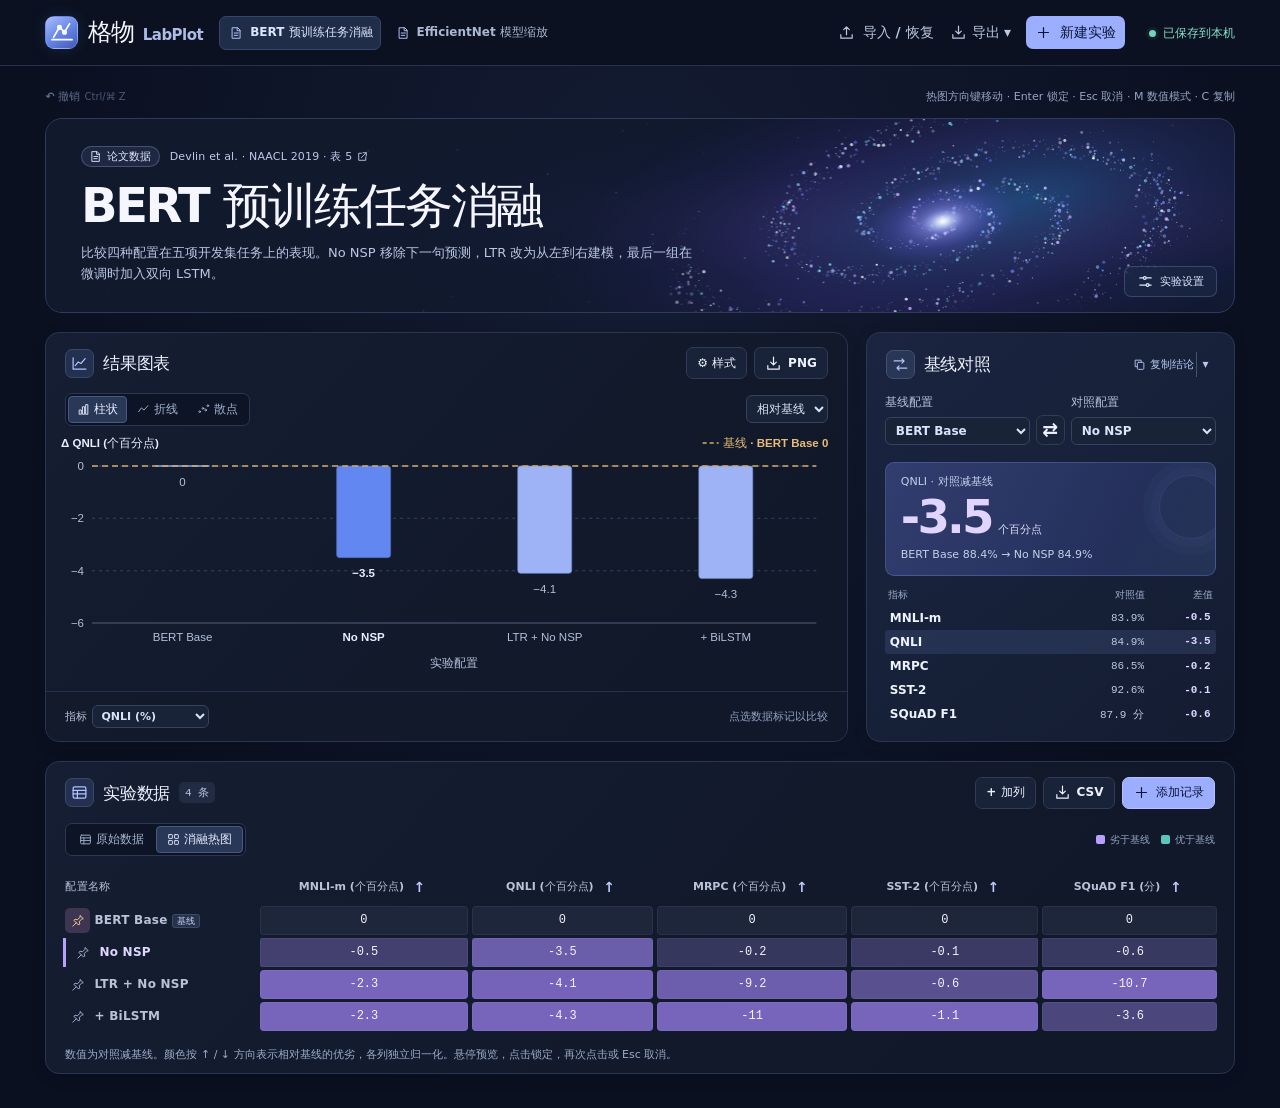
<file: index.html>
<!doctype html>
<html lang="zh-CN">
<head>
  <meta charset="utf-8">
  <meta name="viewport" content="width=device-width, initial-scale=1">
  <meta name="theme-color" content="#f5f7f3">
  <title>格物 LabPlot · 论文实验记录台</title>
  <link rel="icon" href="data:image/svg+xml,%3Csvg xmlns='http://www.w3.org/2000/svg' viewBox='0 0 32 32'%3E%3Crect width='32' height='32' rx='7' fill='%23145243'/%3E%3Cpath d='M6 23l6-10 5 4 8-11' fill='none' stroke='%23d7f0b3' stroke-width='3'/%3E%3C/svg%3E">
  <link rel="stylesheet" href="app.css">
  <script defer src="model.js"></script>
  <script defer src="chart.js"></script>
  <script defer src="stars.js"></script>
  <script defer src="app.js"></script>
</head>
<body>
  <a class="skip" href="#main">跳到实验内容</a>
  <div class="shell">
    <aside class="sidebar" id="sidebar" aria-label="实验册导航">
      <div class="brand"><span class="brand-mark" aria-hidden="true"><svg viewBox="0 0 36 36"><path d="M6 26h24M8 23l7-12 6 6 6-10"/><circle cx="15" cy="11" r="2"/><circle cx="21" cy="17" r="2"/></svg></span><span>格物 <b>LabPlot</b></span></div>
      <div class="side-heading"><h2>我的实验册</h2><span id="book-count"></span></div>
      <button class="new-book" id="new-book"><i data-icon="plus"></i>新建实验</button>
      <nav id="library" aria-label="实验列表"></nav>
      <div class="side-bottom">
        <button class="side-import" id="import-book"><i data-icon="upload"></i>导入 / 恢复</button>
        <details class="file-menu"><summary class="side-import"><i data-icon="download"></i>导出 ▾</summary><div class="dropdown"><button id="backup-book">JSON 实验册备份</button><button id="export-html">含当前数据的 HTML</button></div></details>
        <div class="workspace-info"><i data-icon="drive"></i><div><b>本地工作区</b><small>数据存储在当前浏览器</small></div></div>
      </div>
    </aside>
    <button class="scrim" id="scrim" aria-label="关闭实验册" hidden></button>
    <main id="main">
      <header class="topbar">
        <div class="crumb"><button id="menu" class="icon-button mobile-menu" aria-label="打开实验册" aria-controls="sidebar" aria-expanded="false"><i data-icon="menu"></i></button><i class="desk-crumb" data-icon="notebook"></i><span>实验册</span><span class="slash">/</span><strong>实验工作台</strong></div>
        <div id="save-status" role="status"></div>
      </header>
      <div class="content">
        <div class="workspace-tools"><button id="undo" class="copy-label" disabled>↶ 撤销 <kbd>Ctrl/⌘ Z</kbd></button><span>热图方向键移动 · Enter 锁定 · Esc 取消 · M 数值模式 · C 复制</span></div>
        <div id="warning" class="warning" role="alert" hidden></div>
        <section id="workspace" aria-label="当前实验">
          <div class="intro">
            <canvas id="starfield" aria-hidden="true"></canvas>
            <div class="intro-text"><div class="meta" id="meta"></div><h1 id="title"></h1><p id="description"></p></div>
            <button id="edit-book" class="button subtle"><i data-icon="sliders"></i>实验设置</button>
          </div>
          <div class="analysis-grid">
            <section class="plot-card card" aria-labelledby="plot-title">
              <header class="card-head"><div class="section-name"><span class="section-icon"><i data-icon="chart"></i></span><h2 id="plot-title">结果图表</h2></div>
                <div class="actions"><button class="button small" id="style-chart" title="图表样式" aria-label="图表样式">⚙ 样式</button><button class="button small" id="png"><i data-icon="download"></i>PNG</button></div>
              </header>
              <div class="plot-toolbar">
                <div class="segmented" role="group" aria-label="图表类型"><button data-type="bar"><i data-icon="bars"></i>柱状</button><button data-type="line"><i data-icon="line"></i>折线</button><button data-type="scatter"><i data-icon="scatter"></i>散点</button></div>
                <label class="select-wrap"><span class="sr-only">数据显示</span><select id="mode"><option value="delta">相对基线</option><option value="raw">原始数值</option></select></label>
              </div>
              <div class="plot" id="plot" aria-label="交互图表"></div>
              <div class="plot-footer"><div class="axis-controls"><label id="x-wrap" hidden>X 轴 <select id="x-axis"></select></label><label><span id="y-caption">指标</span> <select id="y-axis"></select></label></div><span class="plot-hint">点选数据标记以比较</span></div>
            </section>
            <section class="comparison card" aria-labelledby="comparison-title">
              <header class="card-head"><div class="section-name"><span class="section-icon"><i data-icon="compare"></i></span><h2 id="comparison-title">基线对照</h2></div><div class="copy-group"><button class="copy-label" id="copy-result" title="复制当前指标的对照描述"><i data-icon="copy"></i>复制结论</button><details id="copy-menu"><summary aria-label="选择复制格式">▾</summary><div class="dropdown"><button data-copy-format="markdown">Markdown 对比句</button><button data-copy-format="latex">LaTeX booktabs 表格行</button></div></details></div></header>
              <div class="compare-body">
                <div class="pair"><label>基线配置<select id="baseline"></select></label><button id="swap-pair" class="icon-button" title="互换基线与对照" aria-label="互换基线与对照">⇄</button><label>对照配置<select id="selected"></select></label></div>
                <div id="comparison-readout" aria-live="polite"></div>
              </div>
            </section>
          </div>
          <section class="data-card card" aria-labelledby="table-title">
            <header class="card-head"><div class="section-name"><span class="section-icon"><i data-icon="table"></i></span><h2 id="table-title">实验数据</h2><span id="table-count" class="count"></span></div><div class="actions"><button class="button small" id="add-column">+ 加列</button><button class="button small" id="csv"><i data-icon="download"></i>CSV</button><button class="button small primary" id="add-row"><i data-icon="plus"></i>添加记录</button></div></header>
            <div class="matrix-toolbar"><div class="segmented" role="group" aria-label="数据视图"><button data-view="table"><i data-icon="table"></i>原始数据</button><button data-view="heat"><i data-icon="heat"></i>消融热图</button></div><span id="matrix-key" hidden><i></i>劣于基线 <i></i>优于基线</span></div>
            <div id="raw-table" class="table-scroll"><table><thead id="thead"></thead><tbody id="tbody"></tbody></table></div>
            <div id="heat-table" class="table-scroll" hidden></div>
            <p class="table-help" id="table-help"></p>
          </section>
        </section>
        <section id="empty-library" class="card empty" hidden><h1>新建第一份实验记录</h1><p>给实验命名并设置指标，或从已有的 CSV 表格开始。</p><button class="button primary" id="first-book">新建实验</button></section>
      </div>
    </main>
  </div>
  <dialog id="dialog"><form id="dialog-form"><header class="dialog-head"><h2 id="dialog-title"></h2><button class="icon-button" type="button" data-close aria-label="关闭"><i data-icon="close"></i></button></header><div id="dialog-body"></div><p id="dialog-error" role="alert" hidden></p><footer class="dialog-foot"><button class="button" type="button" data-close>取消</button><button id="dialog-submit" class="button primary" type="submit">保存</button></footer></form></dialog>
  <div class="toast" id="toast" role="status" hidden></div>
  <div id="heat-preview" class="heat-preview" role="tooltip" hidden></div>
  <noscript>请启用 JavaScript 以编辑数据、绘图和保存实验。</noscript>
</body>
</html>
</file>
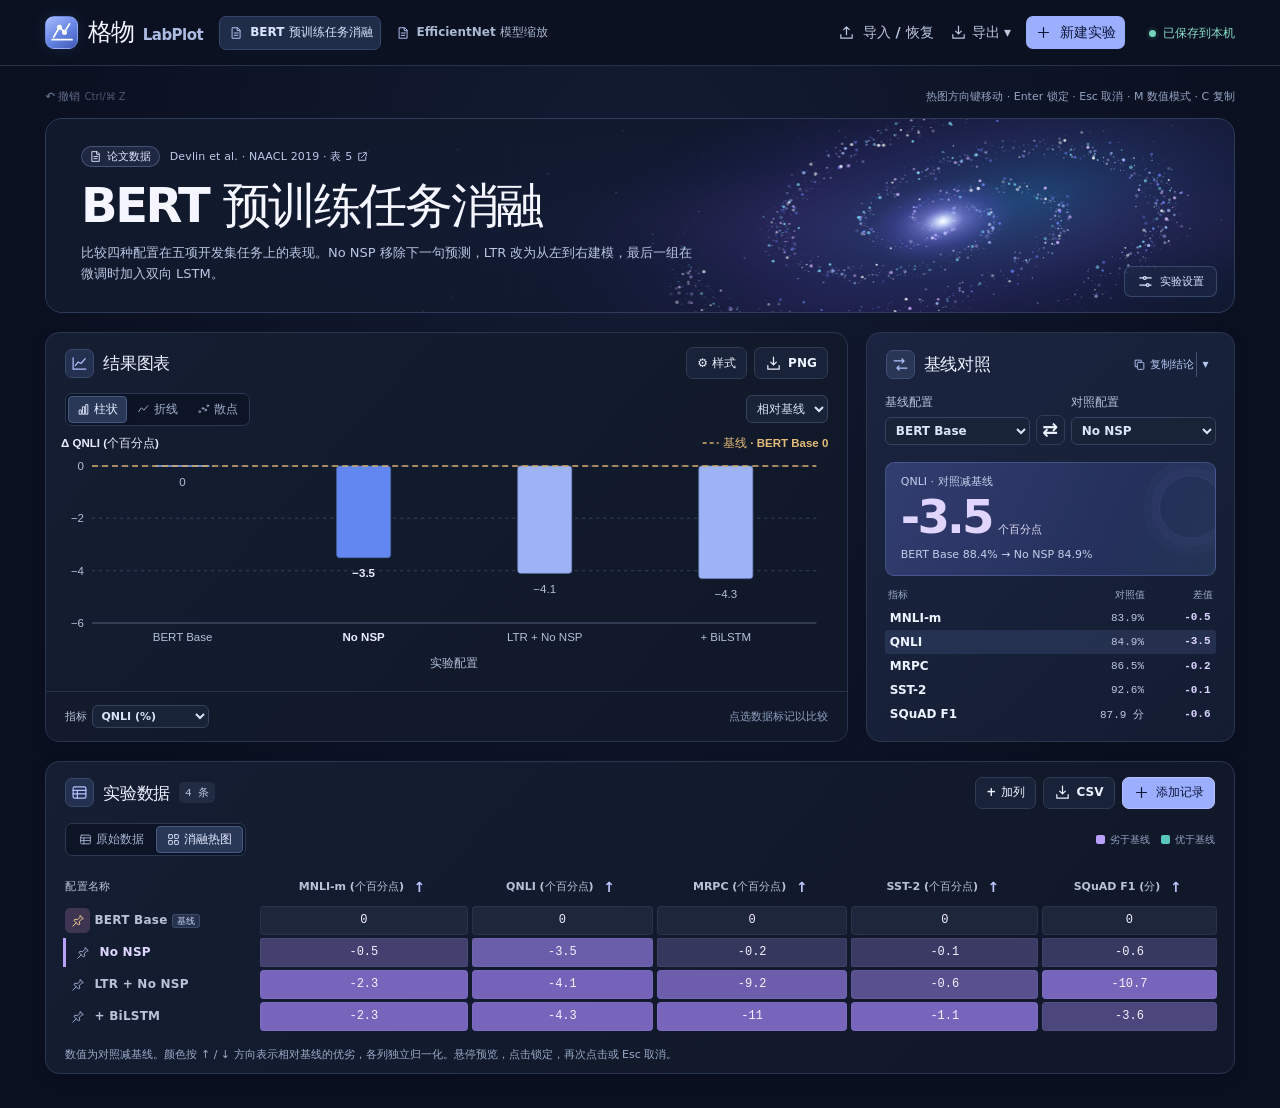
<file: LabPlot.html>
<!doctype html>
<html lang="zh-CN">
<head>
  <meta charset="utf-8">
  <meta name="viewport" content="width=device-width, initial-scale=1">
  <meta name="theme-color" content="#f5f7f3">
  <title>格物 LabPlot · 论文实验记录台</title>
  <link rel="icon" href="data:image/svg+xml,%3Csvg xmlns='http://www.w3.org/2000/svg' viewBox='0 0 32 32'%3E%3Crect width='32' height='32' rx='7' fill='%23145243'/%3E%3Cpath d='M6 23l6-10 5 4 8-11' fill='none' stroke='%23d7f0b3' stroke-width='3'/%3E%3C/svg%3E">
  <style>
:root{
  color-scheme:dark;--ink:#edf2ff;--muted:#b8c2d9;--dim:#96a4c3;--line:#303b54;
  --green:#a8bcff;--deep:#647ce0;--pale:#2b3458;--paper:#0a1020;--white:#11192b;--warm:#ddae75;
  --sans:Inter,"PingFang SC","Microsoft YaHei",system-ui,sans-serif;
  --mono:"SFMono-Regular","IBM Plex Mono",Consolas,ui-monospace,monospace;
  font:14px/1.55 var(--sans);color:var(--ink);background:var(--paper);font-synthesis:none
}
*,*::before,*::after{box-sizing:border-box}
body{margin:0}button,input,select,textarea{font:inherit;color:inherit}button,select{cursor:pointer}
button{border:0;background:none}a{color:var(--green);text-underline-offset:3px}button:disabled,select:disabled{cursor:not-allowed;opacity:.5}
button:focus-visible,a:focus-visible,select:focus-visible,input:focus-visible,textarea:focus-visible{outline:3px solid #b9a0ff;outline-offset:2px}
[hidden]{display:none!important}h1,h2,h3,p{margin:0}button,select,a,input{touch-action:manipulation}button{font-weight:560}
svg.ico{width:17px;height:17px;stroke:currentColor;stroke-width:1.7;stroke-linecap:round;stroke-linejoin:round;fill:none;flex:none;display:inline-block}
.sr-only,.skip:not(:focus){position:absolute;width:1px;height:1px;overflow:hidden;clip-path:inset(50%);white-space:nowrap}
.skip:focus{position:fixed;top:10px;left:12px;z-index:20;background:#182238;padding:8px 14px}
.shell{display:grid;grid-template-columns:228px minmax(0,1fr);min-height:100vh}
.sidebar{position:sticky;top:0;height:100vh;height:100dvh;display:flex;flex-direction:column;padding:0 18px 14px;background:#0a1020;border-right:1px solid var(--line);z-index:5}
.brand{min-height:83px;display:flex;gap:11px;align-items:center;padding:0 9px;letter-spacing:-.07em;font-size:25px;font-weight:780}
.brand b{color:#a8bcff;font:560 14px/1 var(--sans);letter-spacing:-.04em;margin-left:3px}
.brand-mark{width:38px;height:38px;display:grid;place-items:center;background:var(--deep);border-radius:11px}
.brand-mark svg{width:30px;height:30px;fill:var(--deep);stroke:#edf0ff;stroke-width:2.1;stroke-linecap:round;stroke-linejoin:round}
.side-heading{margin:31px 9px 13px;display:flex;align-items:center;justify-content:space-between;color:#b8c2d9}
.side-heading h2{font-size:12px;letter-spacing:.1em;font-weight:650}.side-heading span{font:12px var(--mono)}
.new-book,.side-import{height:37px;width:100%;border-radius:7px;display:flex;align-items:center;justify-content:center;gap:8px}
.new-book{color:#fff;background:var(--deep);margin-bottom:17px}.new-book:hover,.primary:hover{background:#9faeff}
#library{display:flex;flex-direction:column;gap:6px;overflow-y:auto;margin-inline:-2px;padding:2px}
.library-item{display:flex;width:100%;align-items:center;text-align:left;padding:10px;gap:9px;border:1px solid transparent;border-radius:8px;min-width:0}
.library-item:hover,.side-import:hover{background:#171f32}.library-item[aria-current=true]{background:#2b3458;border-color:#28354e;color:#edf2ff}
.book-symbol{width:29px;height:32px;border-radius:6px;background:#171f32;display:grid;place-items:center;flex:none;color:#b8c2d9}
.library-item[aria-current=true] .book-symbol{background:#394a78;color:var(--deep)}
.book-label{overflow:hidden;display:block}.book-label b,.book-label small{display:block;white-space:nowrap;overflow:hidden;text-overflow:ellipsis}.book-label b{font-size:13px;font-weight:650}.book-label small{color:#96a4c3;font-size:11px;margin-top:2px}
.side-bottom{margin-top:auto;padding-top:14px}.side-import{justify-content:flex-start;padding-left:10px;color:#b8c2d9}.workspace-info{display:flex;align-items:center;gap:10px;border-top:1px solid #303b54;padding:17px 8px 3px;margin-top:12px}.workspace-info>svg{width:21px;height:21px;color:#b8c2d9}.workspace-info b,.workspace-info small{display:block}.workspace-info b{font-size:12px}.workspace-info small{font-size:11px;color:var(--muted)}
main{min-width:0}.topbar{height:61px;border-bottom:1px solid var(--line);display:flex;align-items:center;justify-content:space-between;padding:0 clamp(20px,3vw,52px);background:#0a1020}
.crumb,.actions,.section-name,.meta,.axis-controls,.legend,#save-status{display:flex;align-items:center;gap:9px}
.crumb{font-size:12px;color:var(--dim)}.crumb strong{font-weight:600;color:#edf2ff}.crumb .slash{color:#96a4c3;margin:0 2px}.crumb .ico{width:15px;height:15px}
#save-status{gap:7px;font-size:12px;color:#88e0c9}.status-dot{width:7px;height:7px;border-radius:50%;background:#88e0c9;box-shadow:0 0 0 3px #394a78}.status-dot.warn{background:#ddae75;box-shadow:0 0 0 3px #343042}
.content{max-width:1560px;margin:0 auto;padding:clamp(24px,3.2vw,48px) clamp(18px,3vw,52px) 40px}
.intro{display:flex;align-items:center;justify-content:space-between;gap:16px;margin:0 0 25px}.intro-text{min-width:0}.meta{gap:7px;min-height:19px;font-size:11px;letter-spacing:.015em;color:var(--muted);flex-wrap:wrap}.meta a{color:#b8c2d9;text-decoration:none;display:inline-flex;gap:4px;align-items:center}.meta a:hover{text-decoration:underline}.meta .ico{width:13px;height:13px}
.meta-badge{display:inline-flex;align-items:center;gap:5px;border:1px solid #303b54;background:#2b3458;border-radius:5px;color:#a8bcff;padding:1px 6px;font-weight:650}
.intro h1,.empty h1{font-size:clamp(28px,3.1vw,44px);line-height:1.18;letter-spacing:-.055em;font-weight:730;margin:11px 0 8px;overflow-wrap:anywhere}
.intro p{font-size:13px;color:var(--muted);line-height:1.65;max-width:830px}
.button,.icon-button{display:inline-flex;align-items:center;justify-content:center;gap:6px;border:1px solid #303b54;background:#182238;border-radius:7px;min-height:35px;padding:6px 12px;line-height:1.25;white-space:nowrap;font-size:13px}
.button:hover,.icon-button:hover{background:#171f32;border-color:#394a78}.button.subtle{background:transparent}.button.small,.icon-button{font-size:12px;min-height:32px;padding:5px 10px}.icon-button{width:33px;padding:4px}.button.primary,.primary{background:var(--deep);color:white;border-color:var(--deep)}.button.primary:hover{background:#9faeff}
.mobile-menu,.scrim{display:none}.analysis-grid{display:grid;grid-template-columns:minmax(0,1.95fr) minmax(255px,.9fr);gap:18px;align-items:stretch}
.card{background:var(--white);border:1px solid var(--line);border-radius:13px;box-shadow:0 2px 4px #00000018;min-width:0;overflow:hidden}
.card-head{min-height:62px;display:flex;align-items:center;justify-content:space-between;padding:14px 19px;gap:12px}.section-name{gap:9px;min-width:0}.section-name h2{font-size:17px;letter-spacing:-.025em;font-weight:680;line-height:1.35;overflow-wrap:anywhere}.section-icon{height:29px;width:29px;display:grid;place-items:center;border:1px solid #303b54;background:#2b3458;border-radius:7px;color:#a8bcff;flex:none}
.actions{gap:7px;flex:none}.plot-toolbar{display:flex;align-items:center;justify-content:space-between;gap:6px;padding:0 19px 6px;flex-wrap:wrap}
.segmented{display:inline-flex;background:#171f32;border:1px solid #303b54;border-radius:7px;padding:2px;gap:1px}.segmented button{display:inline-flex;align-items:center;gap:4px;font-size:12px;color:#b8c2d9;min-height:26px;padding:3px 8px;border-radius:4px;border:1px solid transparent}.segmented .ico{width:13px;height:13px}.segmented [aria-pressed=true]{color:var(--deep);background:#182238;border-color:#303b54;box-shadow:0 1px 2px #080d271a}
select{max-width:100%;min-width:0;background-color:#fff;border:1px solid #303b54;border-radius:6px;padding:5px 6px;font-size:12px;color:#b8c2d9}
.plot{width:100%;padding:0 12px;line-height:0}.plot>svg{max-width:100%;width:100%;height:auto;display:block}.plot [data-row]{cursor:pointer}
.plot-footer{padding:11px 19px;border-top:1px solid #303b54;display:flex;justify-content:space-between;align-items:center;gap:8px;min-height:50px;flex-wrap:wrap}
.axis-controls{flex-wrap:wrap;gap:8px}.axis-controls label{font-size:11px;color:var(--muted);display:inline-flex;gap:5px;align-items:center}.axis-controls select{font-weight:580;font-size:11px;padding:3px 4px;max-width:135px}.legend{color:var(--muted);font-size:11px;overflow-wrap:anywhere;gap:5px}.rule{width:15px;border-top:2px dashed #ddae75;display:inline-block}
.comparison{background:#171f32}.comparison .card-head{padding-bottom:7px}.comparison .section-icon{background:#2b3458;border-color:#303b54}
.compare-body{padding:3px 18px 15px}.pair{display:grid;grid-template-columns:1fr 1fr;gap:10px}.pair label,.field{display:flex;flex-direction:column;gap:5px;font-weight:550;font-size:12px;color:var(--muted)}.pair select{width:100%;font-weight:600}
.readout{margin:17px 0 11px;padding:12px 14px;background:var(--deep);color:#fff;border-radius:9px}.readout .cap{font-size:11px;color:#c4cced}.big-delta{display:flex;align-items:baseline;gap:6px;margin-top:1px;color:#edf0ff;font-variant-numeric:tabular-nums}.big-delta b{font:600 clamp(30px,3vw,44px)/1.12 var(--sans);letter-spacing:-.055em}.big-delta small{color:#edf0ff;font-size:11px}.raw-pair{color:#edf0ff;font-size:11px;margin-top:3px;font-variant-numeric:tabular-nums;overflow-wrap:anywhere}
.score-list{margin:0;padding:0;list-style:none}.score-list button{display:grid;grid-template-columns:minmax(66px,1fr) minmax(25px,.75fr) 49px;align-items:center;gap:8px;width:100%;padding:3px 3px;font-size:11px;text-align:left;line-height:1.35;border-radius:3px}.score-list button:hover,.score-list button[aria-pressed=true]{background:#2b3458}.score-name{overflow:hidden;text-overflow:ellipsis;white-space:nowrap}.score-track{height:4px;background:#171f32;border-radius:3px;overflow:hidden}.score-track span{display:block;height:100%;background:#647ce0;border-radius:3px}.score-val{text-align:right;font-family:var(--mono);font-size:10px}
.data-card{margin-top:19px}.data-card .card-head{min-height:61px}.count{font:11px var(--mono);padding:3px 6px;border-radius:5px;background:#171f32;color:#a8bcff}
.table-scroll{overflow-x:auto;max-height:500px;scrollbar-width:thin}table{width:100%;border-collapse:separate;border-spacing:0;font-size:13px}th,td{text-align:right;white-space:nowrap;border-bottom:1px solid #28354e;padding:8px 12px}th{position:sticky;top:0;z-index:1;background:#171f32;color:#b8c2d9;font-weight:600;font-size:11px;letter-spacing:.02em}th:first-child,td:first-child{padding-left:19px;text-align:left}th:last-child,td:last-child{padding-right:18px;width:78px}td{font-family:var(--mono);font-variant-numeric:tabular-nums}tr.is-selected td{background:#2b3458}tr.is-selected td:first-child{box-shadow:inset 3px 0 #88e0c9}tr:hover td{background:#171f32}tr.is-selected:hover td{background:#2b3458}
.row-select{display:inline-flex;align-items:center;gap:8px;text-align:left;max-width:210px;white-space:normal;overflow-wrap:anywhere;font:620 12px var(--sans);padding:3px 0;line-height:1.5}.row-select .dot{width:8px;height:8px;border-radius:100%;border:1.5px solid #c4cced;flex:none}.is-selected .dot{background:var(--green);border-color:var(--green)}.baseline-tag{font:550 9px var(--sans);border:1px solid #303b54;border-radius:3px;padding:1px 4px;background:#171f32;color:#b8c2d9}
.row-action{height:27px;width:27px;display:inline-grid;place-items:center;border-radius:5px;color:#a8bcff}.row-action:hover{background:#2b3458;color:var(--deep)}.row-action .ico{height:15px;width:15px}.table-help{color:var(--dim);padding:9px 19px;font-size:11px;line-height:1.5}.empty{padding:28px}.empty p{color:var(--muted);margin-bottom:18px}.empty-cell{padding:20px!important;text-align:center!important;font:13px var(--sans);color:var(--muted)}.missing{color:#96a4c3}
.warning,#dialog-error{border-radius:7px;background:#343042;color:#ffd6a2;font-size:13px;padding:9px 12px}.warning{margin-bottom:15px}
dialog{width:min(465px,calc(100% - 28px));padding:0;border:1px solid var(--line);border-radius:13px;background:#182238;color:var(--ink);box-shadow:0 15px 70px #152b2430;max-height:90dvh}dialog::backdrop{background:#020518b8}.dialog-head,.dialog-foot{display:flex;align-items:center;gap:9px;padding:15px 20px}.dialog-head{justify-content:space-between;border-bottom:1px solid #303b54}.dialog-head h2{font-size:19px;letter-spacing:-.03em}.dialog-foot{justify-content:flex-end;border-top:1px solid #303b54;background:#171f32}.dialog-foot .danger{margin-right:auto;color:#ffb1ac;border-color:#6c474c}#dialog-body{padding:18px 20px;display:grid;gap:13px}#dialog-error{margin:0 20px 14px}.field input,.field textarea,.field select{border:1px solid #303b54;border-radius:6px;background:#182238;padding:8px 9px;width:100%;font-size:13px;color:var(--ink)}.field input[type=color]{height:38px;padding:3px}.field textarea{resize:vertical;min-height:65px}.fields{display:grid;grid-template-columns:1fr 1fr;gap:11px}.check{display:flex;align-items:center;gap:7px;font-size:13px}.check input{accent-color:var(--green)}.form-help{font-size:12px;line-height:1.6;color:var(--muted)}.field input[type=file]{width:100%;padding:6px}
.toast{position:fixed;bottom:18px;left:50%;transform:translateX(-50%);z-index:20;border:1px solid #121a2b;background:#121a2b;color:#fff;font-size:13px;border-radius:7px;padding:9px 18px;max-width:90vw;text-align:center;box-shadow:0 4px 18px #172d2026}
@media(min-width:1500px){.shell{grid-template-columns:246px minmax(0,1fr)}.content{padding-top:48px}.compare-body{padding-inline:22px}.sidebar{padding-inline:22px}}
@media(max-width:1150px){.shell{grid-template-columns:198px minmax(0,1fr)}.sidebar{padding-inline:13px}.content{padding-inline:22px}.analysis-grid{gap:12px;grid-template-columns:minmax(0,1.6fr) minmax(230px,1fr)}.card-head{padding-inline:14px}.plot-toolbar,.plot-footer{padding-inline:13px}.compare-body{padding-inline:13px}.intro h1{font-size:34px}.section-name h2{font-size:16px}th,td{padding-inline:8px}}
@media(max-width:950px){.shell{grid-template-columns:1fr}.sidebar{position:fixed;left:0;top:0;width:240px;transform:translateX(-105%);transition:transform .18s}.side-open .sidebar{transform:none}.side-open .scrim{display:block;position:fixed;inset:0;background:#040819aa;z-index:4}.mobile-menu{display:inline-flex}.desk-crumb{display:none!important}.topbar{height:53px}.content{padding-top:24px}}
@media(max-width:680px){.analysis-grid{grid-template-columns:minmax(0,1fr);gap:12px}.content{padding:20px 12px 26px}.topbar{padding:0 13px}.intro{position:relative;display:block;margin-bottom:16px}.intro h1{font-size:29px;margin:9px 0 5px}.intro p{font-size:12px}.intro .subtle{margin-top:8px;min-height:29px;font-size:11px;padding:4px 8px}.intro .subtle .ico{width:13px;height:13px}.meta{font-size:10px}.comparison .card-head{min-height:47px}.compare-body{padding-bottom:13px}.readout{margin:10px 0 7px}.data-card{margin-top:12px}.section-name{gap:6px}.card-head{min-height:53px}.section-name h2{font-size:16px}.data-card .card-head{min-height:53px}.plot{padding-inline:5px}.data-card .actions{gap:4px}.button.small{padding:5px 7px}.table-help{padding-inline:12px}th:first-child,td:first-child{padding-left:12px}th:last-child,td:last-child{padding-right:10px}.table-scroll{max-height:420px}.pair{grid-template-columns:1fr 1fr}.big-delta b{font-size:36px}}
@media(prefers-reduced-motion:reduce){*{transition:none!important;scroll-behavior:auto!important}}
.plot-card{display:flex;flex-direction:column}.plot-footer{margin-top:auto}.plot-hint,.copy-label{font-size:11px;color:var(--muted)}.copy-label{display:inline-flex;align-items:center;gap:4px;padding:5px 0 5px 5px;border-radius:4px}.copy-label .ico{width:13px;height:13px}.copy-label:hover{text-decoration:underline;color:var(--green)}
.score-list button,.score-head{display:grid;grid-template-columns:minmax(68px,1fr) minmax(32px,.65fr) minmax(34px,.5fr);align-items:center;gap:5px}
.score-current,.score-val,.score-head span:not(:first-child){text-align:right}.score-current{color:#b8c2d9;font:10px var(--mono)}.score-head{font-size:10px;color:#96a4c3;margin:6px 3px 3px}
.matrix-toolbar{display:flex;flex-wrap:wrap;gap:9px;align-items:center;justify-content:space-between;padding:0 19px 12px}.matrix-toolbar .segmented button{padding-inline:10px}#matrix-key{display:flex;align-items:center;gap:5px;font-size:10px;color:#96a4c3}#matrix-key i{display:inline-block;width:9px;height:9px;border-radius:2px;background:#b9a0ff}#matrix-key i:nth-child(2){margin-left:6px;background:#57c8bb}
.heatmap{padding:0 13px 4px;border-collapse:separate;border-spacing:4px 3px}.heatmap th,.heatmap td{background:transparent;border:0;padding:0;text-align:center;white-space:nowrap}.heatmap thead th{font-size:11px;line-height:1.25;padding:3px 2px 4px}.heatmap thead small{display:block;font-size:9px;font-weight:450;color:var(--dim)}.heatmap th:first-child,.heatmap tr th[scope=row]{text-align:left;position:static;padding:0 7px 0 2px}.heatmap tbody th{font:590 12px var(--sans);width:17%}.heatmap td:last-child,.heatmap th:last-child{padding:0;width:auto}.heatmap tr:hover td{background:transparent}.heat-cell{display:block;width:100%;min-width:64px;padding:6px 3px;font:530 12px var(--mono);border:1px solid #b4bdff15;border-radius:4px;line-height:1.25;color:#edf2ff}.heat-cell[aria-pressed=true]{outline:2px solid #b9a0ff;outline-offset:-2px}.heat-cell:hover{box-shadow:inset 0 0 0 1px #b9a0ff}.heat-cell:focus-visible{outline:3px solid var(--green)}
@media(max-width:680px){.matrix-toolbar{padding:0 12px 8px}.heatmap{padding:0 8px 3px}.heat-cell{min-width:59px}.score-list button{padding-block:5px}}
/* The notebook navigation and sky are separate from the figure's interactive surface. */
body{background:radial-gradient(ellipse at 50% 22%,#141c34 0%,#0a1020 68%);min-height:100vh}
.brand{color:#f4f6ff;font-weight:750}.brand b{color:#adbce3;font-weight:630;letter-spacing:-.035em}.brand-mark{background:linear-gradient(145deg,#a9bcff,#6686e5 52%,#4159b5);border:1px solid #a5baff52;box-shadow:0 0 16px #557bea2a}.brand-mark svg{stroke:#fff;fill:transparent}
.button.primary,.new-book{background:#9caeff;border-color:#b4c0ff;color:#0b1537;font-weight:680}.button.primary:hover,.new-book:hover{background:#b3bfff;color:#101a37}
.button.subtle{background:#1c2947a8;border-color:#62779d6e;color:#e1e7ff}.button:hover,.icon-button:hover{border-color:#697ba4}.button:focus-visible{outline-color:#c3caff}
.topbar{background:#0a1020;color:#bac6e5}.status-dot{background:#74d4b9;box-shadow:0 0 0 3px #73d6be13}.crumb strong{color:#dce4fa}
.content{max-width:1512px;padding:19px clamp(20px,3.55vw,67px) 34px}
.intro{isolation:isolate;position:relative;overflow:hidden;margin-bottom:19px;min-height:195px;padding:23px clamp(20px,2.7vw,43px);border:1px solid #2f3b5b;border-radius:17px;background:radial-gradient(ellipse at 75% 54%,#202447 1%,#121b36 40%,#10182b 85%);display:flex;align-items:center;gap:12px}
#starfield{position:absolute;inset:0;width:100%;height:100%;pointer-events:none;z-index:-2}
.intro::after{content:"";position:absolute;inset:0;z-index:-1;pointer-events:none;background:linear-gradient(90deg,#11192ce6 0%,#11192ca6 33%,transparent 65%)}
.intro-text{max-width:63%;position:relative}.intro h1{font-size:clamp(32px,3.75vw,56px);letter-spacing:-.05em;line-height:1.12;margin:12px 0 9px;color:#f5f6ff}.intro p{color:#bac7e3;font-size:13px;max-width:620px}.meta{color:#b0bbdf;gap:10px}.meta a{color:#bdc9e7}.meta-badge{background:#7d8dcc22;border-color:#9aa6ea52;color:#e1e6ff;padding:1px 7px;border-radius:20px}.intro .subtle{position:absolute;right:17px;bottom:15px;backdrop-filter:blur(8px);min-height:30px;font-size:11px}
.card{background:linear-gradient(132deg,#151e32,#101829 78%);border-color:#2a3650;border-radius:14px;box-shadow:0 3px 15px #05091724}.card-head{min-height:57px}.section-icon{color:#b0c2ff;background:#243050;border:1px solid #3a4969}.section-name h2{color:#eef2ff;letter-spacing:-.02em}
.segmented{background:#0c1425;border-color:#2c3751}.segmented [aria-pressed=true]{background:#2a3858;color:#e5ebff;border-color:#485a82}.segmented button{color:#a4b3d0}.plot-toolbar select,.axis-controls select,.pair select{background-color:#182338;border-color:#35435e;color:#d9e3fa}.plot-footer{border-color:#26324a;background:#11192a88}.plot-hint{color:#91a2c2}
.plot>svg>rect[width="100%"]{fill:transparent}.plot>svg text{fill:#b2c0d9}.plot>svg text[font-weight="600"],.plot>svg text[font-weight="650"],.plot>svg text[font-weight="700"]{fill:#e9edff}.plot>svg text[fill="#92691e"]{fill:#e7bc79}.plot>svg line[stroke="#dfe8e2"]{stroke:#37435c}.plot>svg line[stroke="#aebdb5"]{stroke:#53617b}.plot>svg line[stroke="#92691e"]{stroke:#d8ac68}
.plot [data-row]:focus-visible{outline:1px solid #b2c3ff}.plot [data-row]:hover{filter:brightness(1.15)}
.comparison{background:linear-gradient(138deg,#1b2440 0%,#172139 46%,#131c31)}.comparison .section-icon{background:#293656;border-color:#415072}.comparison .card-head{padding-bottom:8px}.copy-label{color:#b4c6f1}
.readout{position:relative;background:linear-gradient(115deg,#323d70,#24305a 72%,#233455);border:1px solid #8798e34a;padding:10px 15px 12px;overflow:hidden}.readout .cap,.raw-pair{color:#c3cfea}.big-delta{color:#e1d5ff}.big-delta b{font-size:clamp(38px,3.65vw,55px);font-weight:570;letter-spacing:-.06em}.big-delta small{color:#e1def5}.readout:after{content:"";position:absolute;right:-8px;top:12px;width:64px;height:64px;border:1px solid #858ed727;border-radius:50%;box-shadow:0 0 0 8px #8795e309,0 0 0 16px #8795e308;pointer-events:none}
.score-list button,.score-head{grid-template-columns:minmax(70px,1fr) minmax(43px,.62fr) minmax(40px,.4fr)}.score-list button{padding:4px 5px;font-size:12px}.score-current,.score-val{font-size:11px}.score-current{color:#bcc8e0}.score-val{color:#dcd5ff}.score-list button:hover,.score-list button[aria-pressed=true]{background:#35426985}.score-head{color:#9bacca}
.table-scroll{scrollbar-color:#414f6c transparent}.heatmap,.heatmap tr:hover td{background:transparent}.heatmap thead small{color:#9daac4}.heat-cell{color:#f4f1ff;border-color:#c1c9f412;min-height:29px}.heat-cell[aria-pressed=true]{outline-color:#d9cbff;box-shadow:inset 0 0 10px #d5c6ff22}.heat-cell:hover{box-shadow:inset 0 0 0 1px #c7bdff}.baseline-tag{color:#c8d4fa;background:#26324c;border-color:#3c4a67}.count{background:#212c43;color:#b8c4e1}.table-help{color:#9aabc8}
dialog{background:#151e30;border-color:#364761}dialog .dialog-head,.dialog-foot{border-color:#34415b}.dialog-foot{background:#111b2f}.field input,.field textarea,.field select{color:#e5edff;background:#0e182b}.warning,#dialog-error{color:#ffdeab;background:#403442}
@media(min-width:951px){
 .shell{display:block}.sidebar{position:relative;top:auto;width:100%;height:66px;min-height:66px;display:flex;flex-direction:row;align-items:center;gap:13px;padding:0 170px 0 clamp(22px,3.55vw,67px);border:0;border-bottom:1px solid #27324b;background:#0b1120}
 .brand{min-height:0;padding:0 19px 0 0;flex:none;font-size:24px;gap:10px}.brand-mark{width:33px;height:33px;border-radius:9px}.brand b{font-size:15px}
 .side-heading,.workspace-info{display:none}#library{order:1;display:flex;flex-direction:row;gap:5px;flex:1;min-width:0;overflow-x:auto;scrollbar-width:thin;align-items:center}
 .library-item{width:auto;min-width:max-content;padding:6px 10px;gap:5px;border-radius:7px;color:#aab8d1}.library-item:hover{background:#1c2740}.library-item[aria-current=true]{background:#202d48;border-color:#34466c;color:#dce5ff}.book-symbol,.library-item[aria-current=true] .book-symbol{width:18px;height:20px;color:#b0bff0;background:transparent}.book-symbol .ico{width:14px;height:14px}.book-label b{font-size:12px}.book-label small{display:none}
 .side-bottom{margin:0;padding:0;order:2;flex:none}.new-book{order:3;height:33px;width:auto;flex:none;margin:0;padding:0 12px}.side-import{height:33px;width:auto;padding:0 10px;color:#b9c7e0}.side-import:hover{background:#1b263d}
 .side-bottom{display:flex;gap:2px}
 .topbar{position:absolute;right:clamp(18px,3.55vw,65px);top:0;height:66px;z-index:6;border:0;padding:0;background:transparent;pointer-events:none}.topbar .crumb{display:none}
 .analysis-grid{grid-template-columns:minmax(0,1.98fr) minmax(270px,.91fr)}
}
@media(max-width:950px){.sidebar{background:#101a2d}.brand b{color:#b8c5ec}.brand{min-height:66px}.side-heading h2{color:#afbcda}.library-item[aria-current=true]{color:#e7edff}.library-item[aria-current=true] .book-symbol{color:#b5c8ff}.content{padding:14px 18px 30px}.intro{min-height:181px}.intro h1{font-size:36px}}
@media(max-width:680px){.content{padding:10px 10px 24px}.intro{padding:18px 13px 39px;min-height:186px;border-radius:13px;margin-bottom:12px}.intro-text{max-width:92%}.intro h1{font-size:clamp(25px,7.2vw,34px)}.intro p{max-width:80%;font-size:11px;line-height:1.6}.intro .meta{gap:6px}.intro .subtle{right:10px;bottom:9px}.intro::after{background:linear-gradient(90deg,#10182be6 2%,#10182b7a 43%,transparent 82%)}.analysis-grid{gap:11px}.topbar{height:48px}.card{border-radius:11px}.raw-pair{font-size:12px}.big-delta b{font-size:38px}.table-help{font-size:11px}}

/* Presentation controls and direct editing. */
.workspace-tools{display:flex;align-items:center;justify-content:space-between;gap:12px;margin:0 0 10px;color:var(--dim);font-size:11px;flex-wrap:wrap}
.workspace-tools kbd{font:10px var(--sans);opacity:.75}.workspace-tools .copy-label{padding:3px 0}
.pair{grid-template-columns:minmax(0,1fr) 29px minmax(0,1fr);align-items:end;gap:6px}.pair .icon-button{width:29px;min-height:30px;font-size:19px;padding:0}
.pin,.direction{display:inline-flex;align-items:center;justify-content:center;min-width:25px;min-height:25px;padding:2px 5px;color:#a1b1d3;border-radius:5px;vertical-align:middle}
.pin{margin-right:4px;font:18px var(--sans)}.pin:hover,.direction:hover{background:#344469;color:#fff}.pin.is-baseline{background:#3d3552;color:#f3d08c}.direction{font:600 14px var(--sans);color:#bfc9ff}
.pin .ico{width:14px;height:14px}
.column-name{font:inherit;padding:2px 3px;white-space:normal}.column-name:hover{text-decoration:underline;color:#fff}
.heatmap th[scope=row]{max-width:250px;white-space:normal}.heatmap tr.is-selected th[scope=row]{color:#e0d7ff;box-shadow:inset 3px 0 #b9a0ff;padding-left:7px}
.editable-cell{cursor:text;min-width:90px}.editable-cell:hover{box-shadow:inset 0 0 0 1px #788ec3}.editable-cell:focus-visible{outline:2px solid #b9a0ff;outline-offset:-2px}
.cell-editor{width:100%;min-width:70px;max-width:200px;border:1px solid #b9a0ff;border-radius:4px;padding:3px 5px;background:#0b1427;color:#fff;font:12px var(--mono)}.cell-editor[aria-invalid=true]{border-color:#ffab9d}.row-select:has(.cell-editor){min-width:120px}
.heat-preview{position:fixed;z-index:30;max-width:min(380px,calc(100vw - 16px));padding:9px 12px;border:1px solid #62749f;border-radius:8px;background:#111b30;box-shadow:0 6px 24px #0008;color:#e0e8ff;font-size:12px;line-height:1.6;pointer-events:none;white-space:normal}
.copy-group{display:flex;align-items:center;gap:2px;flex:none}.copy-group details,.file-menu{position:relative}.copy-group summary{list-style:none;cursor:pointer;border-left:1px solid #435270;padding:3px 6px;color:#b8c9ee;font-size:12px}.copy-group summary::-webkit-details-marker,.file-menu summary::-webkit-details-marker{display:none}.file-menu summary{list-style:none;cursor:pointer}
.dropdown{position:absolute;right:0;top:calc(100% + 7px);z-index:12;min-width:200px;padding:5px;border:1px solid #4b5e83;border-radius:8px;background:#162139;box-shadow:0 8px 26px #0006}.dropdown button{display:block;width:100%;padding:9px 10px;text-align:left;border-radius:5px;font-size:12px;white-space:nowrap}.dropdown button:hover{background:#2b3b5d}.comparison{overflow:visible}.comparison .copy-group .dropdown{min-width:205px}.file-menu .side-import{gap:5px}
.meta{flex-wrap:wrap}.meta #reset-sample{font-size:11px;padding:1px 4px;color:#e4c3a0}
@media(min-width:951px){.sidebar{padding-right:155px;gap:8px}.brand{padding-right:8px}.side-import{padding-inline:7px}.new-book{padding-inline:9px}.library-item{padding-inline:7px}}
@media(max-width:1100px) and (min-width:951px){.brand b{display:none}.sidebar{padding-left:20px;gap:5px}.library-item{padding:6px}.book-label b{font-size:11px}}
@media(max-width:680px){.workspace-tools>span{font-size:10px}.data-card .card-head{flex-wrap:wrap;gap:7px}.data-card .actions{margin-left:auto}.copy-label{font-size:10px}.copy-group summary{padding-inline:5px}.pin{min-width:25px}.heatmap .column-name{max-width:120px}.file-menu .dropdown{right:0;left:0;min-width:0}.workspace-tools{gap:3px}.pair{gap:5px}}
@media(max-width:950px){.file-menu .dropdown{top:auto;bottom:calc(100% + 7px);left:0;right:0;min-width:0}}

</style>
</head>
<body>
  <a class="skip" href="#main">跳到实验内容</a>
  <div class="shell">
    <aside class="sidebar" id="sidebar" aria-label="实验册导航">
      <div class="brand"><span class="brand-mark" aria-hidden="true"><svg viewBox="0 0 36 36"><path d="M6 26h24M8 23l7-12 6 6 6-10"/><circle cx="15" cy="11" r="2"/><circle cx="21" cy="17" r="2"/></svg></span><span>格物 <b>LabPlot</b></span></div>
      <div class="side-heading"><h2>我的实验册</h2><span id="book-count"></span></div>
      <button class="new-book" id="new-book"><i data-icon="plus"></i>新建实验</button>
      <nav id="library" aria-label="实验列表"></nav>
      <div class="side-bottom">
        <button class="side-import" id="import-book"><i data-icon="upload"></i>导入 / 恢复</button>
        <details class="file-menu"><summary class="side-import"><i data-icon="download"></i>导出 ▾</summary><div class="dropdown"><button id="backup-book">JSON 实验册备份</button><button id="export-html">含当前数据的 HTML</button></div></details>
        <div class="workspace-info"><i data-icon="drive"></i><div><b>本地工作区</b><small>数据存储在当前浏览器</small></div></div>
      </div>
    </aside>
    <button class="scrim" id="scrim" aria-label="关闭实验册" hidden></button>
    <main id="main">
      <header class="topbar">
        <div class="crumb"><button id="menu" class="icon-button mobile-menu" aria-label="打开实验册" aria-controls="sidebar" aria-expanded="false"><i data-icon="menu"></i></button><i class="desk-crumb" data-icon="notebook"></i><span>实验册</span><span class="slash">/</span><strong>实验工作台</strong></div>
        <div id="save-status" role="status"></div>
      </header>
      <div class="content">
        <div class="workspace-tools"><button id="undo" class="copy-label" disabled>↶ 撤销 <kbd>Ctrl/⌘ Z</kbd></button><span>热图方向键移动 · Enter 锁定 · Esc 取消 · M 数值模式 · C 复制</span></div>
        <div id="warning" class="warning" role="alert" hidden></div>
        <section id="workspace" aria-label="当前实验">
          <div class="intro">
            <canvas id="starfield" aria-hidden="true"></canvas>
            <div class="intro-text"><div class="meta" id="meta"></div><h1 id="title"></h1><p id="description"></p></div>
            <button id="edit-book" class="button subtle"><i data-icon="sliders"></i>实验设置</button>
          </div>
          <div class="analysis-grid">
            <section class="plot-card card" aria-labelledby="plot-title">
              <header class="card-head"><div class="section-name"><span class="section-icon"><i data-icon="chart"></i></span><h2 id="plot-title">结果图表</h2></div>
                <div class="actions"><button class="button small" id="style-chart" title="图表样式" aria-label="图表样式">⚙ 样式</button><button class="button small" id="png"><i data-icon="download"></i>PNG</button></div>
              </header>
              <div class="plot-toolbar">
                <div class="segmented" role="group" aria-label="图表类型"><button data-type="bar"><i data-icon="bars"></i>柱状</button><button data-type="line"><i data-icon="line"></i>折线</button><button data-type="scatter"><i data-icon="scatter"></i>散点</button></div>
                <label class="select-wrap"><span class="sr-only">数据显示</span><select id="mode"><option value="delta">相对基线</option><option value="raw">原始数值</option></select></label>
              </div>
              <div class="plot" id="plot" aria-label="交互图表"></div>
              <div class="plot-footer"><div class="axis-controls"><label id="x-wrap" hidden>X 轴 <select id="x-axis"></select></label><label><span id="y-caption">指标</span> <select id="y-axis"></select></label></div><span class="plot-hint">点选数据标记以比较</span></div>
            </section>
            <section class="comparison card" aria-labelledby="comparison-title">
              <header class="card-head"><div class="section-name"><span class="section-icon"><i data-icon="compare"></i></span><h2 id="comparison-title">基线对照</h2></div><div class="copy-group"><button class="copy-label" id="copy-result" title="复制当前指标的对照描述"><i data-icon="copy"></i>复制结论</button><details id="copy-menu"><summary aria-label="选择复制格式">▾</summary><div class="dropdown"><button data-copy-format="markdown">Markdown 对比句</button><button data-copy-format="latex">LaTeX booktabs 表格行</button></div></details></div></header>
              <div class="compare-body">
                <div class="pair"><label>基线配置<select id="baseline"></select></label><button id="swap-pair" class="icon-button" title="互换基线与对照" aria-label="互换基线与对照">⇄</button><label>对照配置<select id="selected"></select></label></div>
                <div id="comparison-readout" aria-live="polite"></div>
              </div>
            </section>
          </div>
          <section class="data-card card" aria-labelledby="table-title">
            <header class="card-head"><div class="section-name"><span class="section-icon"><i data-icon="table"></i></span><h2 id="table-title">实验数据</h2><span id="table-count" class="count"></span></div><div class="actions"><button class="button small" id="add-column">+ 加列</button><button class="button small" id="csv"><i data-icon="download"></i>CSV</button><button class="button small primary" id="add-row"><i data-icon="plus"></i>添加记录</button></div></header>
            <div class="matrix-toolbar"><div class="segmented" role="group" aria-label="数据视图"><button data-view="table"><i data-icon="table"></i>原始数据</button><button data-view="heat"><i data-icon="heat"></i>消融热图</button></div><span id="matrix-key" hidden><i></i>劣于基线 <i></i>优于基线</span></div>
            <div id="raw-table" class="table-scroll"><table><thead id="thead"></thead><tbody id="tbody"></tbody></table></div>
            <div id="heat-table" class="table-scroll" hidden></div>
            <p class="table-help" id="table-help"></p>
          </section>
        </section>
        <section id="empty-library" class="card empty" hidden><h1>新建第一份实验记录</h1><p>给实验命名并设置指标，或从已有的 CSV 表格开始。</p><button class="button primary" id="first-book">新建实验</button></section>
      </div>
    </main>
  </div>
  <dialog id="dialog"><form id="dialog-form"><header class="dialog-head"><h2 id="dialog-title"></h2><button class="icon-button" type="button" data-close aria-label="关闭"><i data-icon="close"></i></button></header><div id="dialog-body"></div><p id="dialog-error" role="alert" hidden></p><footer class="dialog-foot"><button class="button" type="button" data-close>取消</button><button id="dialog-submit" class="button primary" type="submit">保存</button></footer></form></dialog>
  <div class="toast" id="toast" role="status" hidden></div>
  <div id="heat-preview" class="heat-preview" role="tooltip" hidden></div>
  <noscript>请启用 JavaScript 以编辑数据、绘图和保存实验。</noscript>
<script>
/* Shared by the offline page and the Node test suite. */
(() => {
  'use strict';

  let sequence = 0;

  function uid() {
    if (globalThis.crypto?.randomUUID) return globalThis.crypto.randomUUID();
    sequence += 1;
    return 'lab-' + Date.now().toString(36) + '-' + sequence.toString(36) + '-' + Math.random().toString(36).slice(2, 10);
  }

  function experiment(id, title, columns, chart = {}) {
    return {
      id, title, description: '', columns, rows: [], baseline: '', selected: '',
      chart: {
        x: 0, y: 1, type: 'scatter', mode: 'raw',
        color: '#6387f1', grid: true, showValues: true, title: '', ...chart
      },
      source: null, modified: false
    };
  }

  function blank(title = '未命名实验') {
    return experiment(uid(), title, [{ name: '指标 X', unit: '' }, { name: '指标 Y', unit: '' }]);
  }

  function row(label = '', values = []) {
    return { id: uid(), label: String(label), values: values.map(value => String(value ?? '')) };
  }

  function samples() {
    const bert = experiment('bert', 'BERT 预训练任务消融', [
      { name: 'MNLI-m', unit: '%' }, { name: 'QNLI', unit: '%' },
      { name: 'MRPC', unit: '%' }, { name: 'SST-2', unit: '%' }, { name: 'SQuAD F1', unit: '分' }
    ], { type: 'bar', mode: 'delta' });
    bert.description = '比较四种配置在五项开发集任务上的表现。No NSP 移除下一句预测，LTR 改为从左到右建模，最后一组在微调时加入双向 LSTM。';
    bert.rows = [
      ['bert-base', 'BERT Base', '84.4', '88.4', '86.7', '92.7', '88.5'],
      ['no-nsp', 'No NSP', '83.9', '84.9', '86.5', '92.6', '87.9'],
      ['ltr', 'LTR + No NSP', '82.1', '84.3', '77.5', '92.1', '77.8'],
      ['bilstm', '+ BiLSTM', '82.1', '84.1', '75.7', '91.6', '84.9']
    ].map(([id, label, ...values]) => ({ id, label, values }));
    bert.baseline = 'bert-base';
    bert.selected = 'no-nsp';
    bert.source = { label: 'Devlin et al. · NAACL 2019 · 表 5', url: 'https://aclanthology.org/N19-1423.pdf#page=8' };

    const efficient = experiment('efficientnet', 'EfficientNet 模型缩放', [
      { name: '参数量', unit: 'M', direction: 'down' }, { name: 'FLOPs', unit: 'B', direction: 'down' },
      { name: 'Top-1', unit: '%' }, { name: 'Top-5', unit: '%' }
    ], { x: 0, y: 2 });
    efficient.description = '比较 EfficientNet B0–B7 在 ImageNet 上的准确率、参数量和计算量。M 表示百万参数，B 表示十亿次浮点运算。';
    efficient.rows = [
      ['5.3', '0.39', '76.3', '93.2'], ['7.8', '0.70', '78.8', '94.4'],
      ['9.2', '1.0', '79.8', '94.9'], ['12', '1.8', '81.1', '95.5'],
      ['19', '4.2', '82.6', '96.3'], ['30', '9.9', '83.3', '96.7'],
      ['43', '19', '84.0', '96.9'], ['66', '37', '84.4', '97.1']
    ].map((values, index) => ({ id: 'b' + index, label: 'B' + index, values }));
    efficient.baseline = 'b0';
    efficient.selected = 'b7';
    efficient.source = { label: 'Tan & Le · ICML 2019 · 表 2', url: 'https://proceedings.mlr.press/v97/tan19a/tan19a.pdf#page=6' };
    return [bert, efficient];
  }

  const decimal = /^[+-]?(?:\d+(?:\.\d*)?|\.\d+)(?:e[+-]?\d+)?$/i;

  function number(raw) {
    if (typeof raw === 'number') return Number.isFinite(raw) ? raw : null;
    if (typeof raw !== 'string') return null;
    const text = raw.trim();
    if (!decimal.test(text)) return null;
    const value = Number(text);
    return Number.isFinite(value) ? value : null;
  }

  function fmt(raw) {
    const value = number(raw);
    if (value === null) return '—';
    if (typeof raw === 'string' || Number.isInteger(value)) return String(value);
    // Only snap to a shorter decimal when it is within rounding noise of the original.
    const rounded = Number(value.toPrecision(12));
    const tolerance = Math.abs(value) * (512 * Number.EPSILON);
    return String(Math.abs(rounded - value) <= tolerance ? rounded : value);
  }

  function deltaUnit(unit) {
    return ['%', '％', '百分比'].includes(unit) ? '个百分点' : unit;
  }

  function difference(left, right) {
    const a = number(left), b = number(right);
    if (a === null || b === null) return null;
    if (a === b) return 0;
    // Align the two decimal measurements before subtracting close scores.
    function decimalParts(value) {
      const [mantissa, exponent = '0'] = String(value).split('e');
      const [integer, fraction = ''] = mantissa.split('.');
      return { digits: BigInt(integer + fraction), power: Number(exponent) - fraction.length };
    }
    const l = decimalParts(a), r = decimalParts(b), power = Math.min(l.power, r.power);
    const digits = l.digits * 10n ** BigInt(l.power - power) - r.digits * 10n ** BigInt(r.power - power);
    return number(String(digits) + 'e' + String(power));
  }

  function compare(exp, selectedId, baselineId) {
    const selected = exp.rows.find(item => item.id === selectedId);
    const baseline = exp.rows.find(item => item.id === baselineId);
    const forAxis = axis => difference(selected?.values[axis], baseline?.values[axis]);
    return { dx: forAxis(exp.chart.x), dy: forAxis(exp.chart.y) };
  }

  function points(exp) {
    const result = [];
    for (const { id, label, values } of exp.rows) {
      const x = number(values[exp.chart.x]);
      const y = number(values[exp.chart.y]);
      if (x !== null && y !== null) result.push({ id, label, x, y });
    }
    return result;
  }

  const headerPunctuation = /[\\[\]()（）]/g;
  const escapedHeaderPunctuation = /\\([\\[\]()（）])/g;

  function columnHeader(column) {
    const escape = value => value.replace(headerPunctuation, '\\$&');
    const name = escape(column.name);
    return column.unit ? name + ' [' + escape(column.unit) + ']' : name;
  }

  function parseColumn(input) {
    const text = input.trim();
    const unescape = value => value.trim().replace(escapedHeaderPunctuation, '$1');
    const closing = text.slice(-1);
    const opening = { ']': '[', ')': '(', '）': '（' }[closing];
    if (opening) {
      const starts = [];
      for (let i = 0; i < text.length; i += 1) {
        if (text[i] === '\\') {
          i += 1;
        } else if (text[i] === opening) {
          starts.push(i);
        } else if (text[i] === closing && starts.length) {
          const start = starts.pop();
          if (i === text.length - 1) {
            return { name: unescape(text.slice(0, start)), unit: unescape(text.slice(start + 1, i)) };
          }
        }
      }
    }
    return { name: unescape(text), unit: '' };
  }

  // Quoting alone does not stop spreadsheet software from interpreting textual cells as formulas.
  const formulaPrefix = /^(?:[\t\r\n]|\s*[=+@\-＝＋＠－])/u;

  function protectText(value) {
    return value.startsWith("'") || formulaPrefix.test(value) ? "'" + value : value;
  }

  function unprotectText(value) {
    if (value.startsWith("'")) {
      const rest = value.slice(1);
      if (rest.startsWith("'") || formulaPrefix.test(rest)) return rest;
    }
    return value;
  }

  function quoteCSV(value) {
    return /[",\r\n]/.test(value) ? '"' + value.replace(/"/g, '""') + '"' : value;
  }

  function csv(exp) {
    const headers = ['配置名称', ...exp.columns.map(column => protectText(columnHeader(column)))];
    const records = [headers];
    for (const { label, values } of exp.rows) {
      const cells = values.map(value => value.trim() && number(value) === null ? protectText(value) : value);
      records.push([protectText(label), ...cells]);
    }
    return '\uFEFF' + records.map(fields => fields.map(quoteCSV).join(',')).join('\r\n') + '\r\n';
  }

  function readCSV(input) {
    const text = input.replace(/^\uFEFF/, '');
    const records = [];
    let fields = [], field = '', quoted = false, closedQuote = false;
    let line = 1, startLine = 1;

    function finishRecord() {
      if (fields.length || field.trim() || closedQuote) {
        fields.push(field);
        records.push({ fields, line: startLine });
      }
      fields = [];
      field = '';
      closedQuote = false;
    }

    for (let i = 0; i < text.length; i += 1) {
      const char = text[i];
      if (quoted) {
        if (char === '"' && text[i + 1] === '"') {
          field += '"';
          i += 1;
        } else if (char === '"') {
          quoted = false;
          closedQuote = true;
        } else {
          field += char;
          if (char === '\n' || (char === '\r' && text[i + 1] !== '\n')) line += 1;
        }
      } else if (char === ',') {
        fields.push(field);
        field = '';
        closedQuote = false;
      } else if (char === '\n' || char === '\r') {
        finishRecord();
        if (char === '\r' && text[i + 1] === '\n') i += 1;
        line += 1;
        startLine = line;
      } else if (closedQuote) {
        throw new Error('第 ' + line + ' 行的结束引号后应接逗号或换行。');
      } else if (char === '"') {
        if (field.length) throw new Error('第 ' + line + ' 行的文本引号应位于字段开头。');
        quoted = true;
      } else {
        field += char;
      }
    }
    if (quoted) throw new Error('第 ' + startLine + ' 行起的字段缺少结束引号。');
    finishRecord();
    return records;
  }

  function fromCSV(text, title = '导入的实验') {
    if (typeof text !== 'string') throw new Error('请选择 UTF-8 编码的 CSV 文本文件。');
    const [header, ...records] = readCSV(text);
    if (!header || header.fields.length < 3 || !header.fields[0].trim()) {
      throw new Error('表头首列需填写配置名称，其后至少需要两列数值指标。');
    }
    const columns = header.fields.slice(1).map((value, index) => {
      const column = parseColumn(unprotectText(value));
      if (!column.name) throw new Error('表头第 ' + (index + 2) + ' 列缺少指标名称。');
      return column;
    });
    const rows = records.map(({ fields, line }) => {
      if (fields.length !== header.fields.length) {
        throw new Error('第 ' + line + ' 行有 ' + fields.length + ' 列，表头要求 ' + header.fields.length + ' 列。');
      }
      const values = fields.slice(1);
      values.forEach((value, index) => {
        if (value.trim() && number(value) === null) {
          throw new Error('第 ' + line + ' 行「' + columns[index].name + '」请填写有限的十进制数或留空。');
        }
      });
      return row(unprotectText(fields[0]), values);
    });
    const imported = experiment(uid(), title, columns);
    imported.rows = rows;
    imported.baseline = rows[0]?.id ?? '';
    imported.selected = (rows[1] ?? rows[0])?.id ?? '';
    imported.modified = true;
    return imported;
  }

  const isObject = value => value !== null && typeof value === 'object' && !Array.isArray(value);
  const isString = value => typeof value === 'string';
  const isId = value => isString(value) && value.trim().length > 0;

  function validSource(source) {
    if (source === null) return true;
    if (!isObject(source) || !isString(source.label) || !isString(source.url)) return false;
    try {
      const url = new URL(source.url);
      return url.protocol === 'http:' || url.protocol === 'https:';
    } catch {
      return false;
    }
  }

  function validExperiment(exp) {
    if (!isObject(exp) || !isId(exp.id) || !isString(exp.title) || !isString(exp.description) ||
        typeof exp.modified !== 'boolean' || !validSource(exp.source)) return false;
    if (!Array.isArray(exp.columns) || exp.columns.length < 2) return false;
    for (const column of exp.columns) {
      if (!isObject(column) || !isString(column.name) || !isString(column.unit) ||
          (column.direction !== undefined && !['up', 'down'].includes(column.direction))) return false;
    }
    const chart = exp.chart;
    const validAxis = index => Number.isInteger(index) && index >= 0 && index < exp.columns.length;
    if (!isObject(chart) || !validAxis(chart.x) || !validAxis(chart.y) ||
        !['bar', 'scatter', 'line'].includes(chart.type) || !['raw', 'delta'].includes(chart.mode) ||
        !isString(chart.color) || !/^#[\da-f]{6}$/i.test(chart.color) || !isString(chart.title) ||
        typeof chart.grid !== 'boolean' || typeof chart.showValues !== 'boolean') return false;
    if (!Array.isArray(exp.rows)) return false;
    const ids = new Set();
    for (const item of exp.rows) {
      if (!isObject(item) || !isId(item.id) || ids.has(item.id) || !isString(item.label) ||
          !Array.isArray(item.values) || item.values.length !== exp.columns.length) return false;
      for (const value of item.values) {
        if (!isString(value)) return false;
      }
      ids.add(item.id);
    }
    return [exp.baseline, exp.selected].every(id => id === '' || ids.has(id));
  }

  function validBook(book) {
    if (!isObject(book) || book.version !== 1 || !Array.isArray(book.experiments)) return false;
    const ids = new Set();
    for (const exp of book.experiments) {
      if (!validExperiment(exp) || ids.has(exp.id)) return false;
      ids.add(exp.id);
    }
    return true;
  }

  function benefit(delta, column) {
    return delta === null ? null : delta * (column.direction === 'down' ? -1 : 1);
  }

  function conclusion(exp, format = 'text') {
    const a = exp.rows.find(r => r.id === exp.selected), b = exp.rows.find(r => r.id === exp.baseline);
    if (!a || !b) return '';
    const c = exp.columns[exp.chart.y], d = difference(a.values[exp.chart.y], b.values[exp.chart.y]);
    if (d === null) return '';
    const value = raw => fmt(raw) + (c.unit ? (c.unit === '%' ? '' : ' ') + c.unit : '');
    const signed = d > 0 ? '+' + fmt(d) : fmt(d);
    const source = exp.source ? (exp.modified ? '本地修改的记录，原始出处：' : '数据来源：') + exp.source.label : '数据来源：自建实验记录';
    if (format === 'latex') {
      const latex = s => String(s).replace(/[\\&%$#_{}~^]/g, ch => ({'\\':'\\textbackslash{}','~':'\\textasciitilde{}','^':'\\textasciicircum{}'}[ch] || '\\' + ch));
      return '% ' + source.replace(/[\r\n]+/g, ' ') + '\n% 指标 & 基线（' + b.label.replace(/[\r\n]+/g, ' ') + '） & 对照（' + a.label.replace(/[\r\n]+/g, ' ') + '） & 差值\n' +
        [c.name, value(b.values[exp.chart.y]), value(a.values[exp.chart.y]), signed + ' ' + deltaUnit(c.unit)].map(latex).join(' & ') + ' \\\\';
    }
    const delta = d === 0 ? '与基线持平' : (d > 0 ? '高于基线 ' : '低于基线 ') + fmt(Math.abs(d)) + ' ' + deltaUnit(c.unit);
    const sentence = `在 ${c.name} 上，${b.label} 为 ${value(b.values[exp.chart.y])}，${a.label} 为 ${value(a.values[exp.chart.y])}，${delta}。`;
    if (format === 'markdown') {
      const md = s => String(s).replace(/[\\`*_[\]<>]/g, '\\$&').replace(/[\r\n]+/g, ' ');
      return md(sentence) + '\n\n' + md(source) + (exp.source ? `（[原始出处](${exp.source.url})）` : '');
    }
    return sentence + '（' + source + '）';
  }

  const api = { uid, samples, blank, row, number, fmt, deltaUnit, difference, compare, points, parseColumn, columnHeader, csv, fromCSV, validBook, benefit, conclusion };
  globalThis.LabModel = api;
  if (typeof module !== 'undefined' && module.exports) module.exports = api;
})();

</script>
<script>
/* Offline SVG and PNG rendering for the experiment notebook. */
(() => {
  'use strict';

  const FONT = "Inter, -apple-system, BlinkMacSystemFont, 'Helvetica Neue', 'PingFang SC', 'Microsoft YaHei', sans-serif";
  const INK = '#293d35';
  const MUTED = '#62746c';
  const AXIS = '#aebdb5';
  const GRID = '#dfe8e2';
  const OCHRE = '#92691e';
  const DEFAULT_COLOR = '#147859';
  const TYPES = { bar: '柱状图', line: '折线图', scatter: '散点图' };
  const finite = Number.isFinite;
  const compact = value => Number(value.toFixed(2));

  function escapeXML(value) {
    return String(value ?? '')
      .replace(/[\u0000-\u0008\u000B\u000C\u000E-\u001F\uD800-\uDFFF\uFFFE\uFFFF]/gu, '\uFFFD')
      .replace(/&/g, '&amp;').replace(/</g, '&lt;').replace(/>/g, '&gt;')
      .replace(/"/g, '&quot;').replace(/'/g, '&apos;');
  }

  function characterWidth(ch) {
    if (/\p{Mark}/u.test(ch)) return 0;
    if (/[^\u0000-\u024f]/u.test(ch)) return 1;
    if (/\s/.test(ch)) return 0.3;
    if (/[ilI1.,:;'|!]/.test(ch)) return 0.34;
    if (/[MW@mw]/.test(ch)) return 0.85;
    return 0.59;
  }

  function textWidth(value, fontSize) {
    let width = 0;
    for (const ch of String(value)) width += characterWidth(ch) * fontSize;
    return width;
  }

  function shorten(value, available, fontSize) {
    const str = String(value).replace(/\s+/g, ' ').trim();
    if (textWidth(str, fontSize) <= available) return str;
    let result = '', used = fontSize;
    for (const ch of str) {
      used += characterWidth(ch) * fontSize;
      if (used > available) break;
      result += ch;
    }
    return result + '…';
  }

  function wrapText(value, available, fontSize) {
    const result = [];
    for (const paragraph of String(value).split(/\r?\n/)) {
      let line = '', used = 0;
      for (const chunk of paragraph.match(/\s+|[A-Za-z0-9]+|[^\sA-Za-z0-9]/gu) || []) {
        const width = textWidth(chunk, fontSize);
        if (line && used + width > available) {
          result.push(line.trimEnd());
          line = ''; used = 0;
        }
        if (!line && /^\s+$/.test(chunk)) continue;
        if (width <= available) {
          line += chunk; used += width;
        } else {
          for (const ch of chunk) {
            const advance = characterWidth(ch) * fontSize;
            if (line && used + advance > available) {
              result.push(line); line = ''; used = 0;
            }
            line += ch; used += advance;
          }
        }
      }
      result.push(line.trimEnd());
    }
    return result;
  }

  function textAt(x, y, content, size = 11, fill = MUTED, anchor = 'start', weight = 450) {
    return `<text x="${compact(x)}" y="${compact(y)}" font-size="${size}" font-weight="${weight}" text-anchor="${anchor}" fill="${fill}">${escapeXML(content)}</text>`;
  }

  function rule(x1, y1, x2, y2, stroke, extra = '') {
    return `<line x1="${compact(x1)}" y1="${compact(y1)}" x2="${compact(x2)}" y2="${compact(y2)}" stroke="${stroke}" ${extra}/>`;
  }

  function palette(value) {
    let hex = String(value || '');
    if (/^#[a-f0-9]{3}$/i.test(hex)) hex = '#' + [...hex.slice(1)].map(ch => ch + ch).join('');
    return /^#[a-f0-9]{6}$/i.test(hex) ? hex.toLowerCase() : DEFAULT_COLOR;
  }

  function mix(color, other, amount) {
    return '#' + [1, 3, 5].map(i => {
      const a = parseInt(color.slice(i, i + 2), 16), b = parseInt(other.slice(i, i + 2), 16);
      return Math.round(a * (1 - amount) + b * amount).toString(16).padStart(2, '0');
    }).join('');
  }

  function numberLabel(value, precision = 6) {
    if (value === 0) return '0';
    const magnitude = Math.abs(value);
    if (magnitude < 0.001 || magnitude >= 1e6) {
      const [mantissa, exponent] = value.toExponential(precision - 1).split('e');
      return `${Number(mantissa)}e${Number(exponent)}`.replace(/-/g, '−');
    }
    return String(Number(value.toPrecision(precision))).replace(/-/g, '−');
  }

  // Work in units near the data's magnitude so spans crossing ±1e308 stay finite.
  function scaleFor(values, tickCount, includeZero) {
    let low = includeZero ? 0 : Infinity, high = includeZero ? 0 : -Infinity;
    for (const v of values) if (finite(v)) { low = Math.min(low, v); high = Math.max(high, v); }
    const magnitude = Math.max(Math.abs(low), Math.abs(high));
    const unit = magnitude === 0 ? 1 : Math.pow(10, Math.floor(Math.log10(magnitude))) || Number.MIN_VALUE;
    low /= unit; high /= unit;
    const minStep = Number.MIN_VALUE / unit;
    if (high === low) {
      const pad = low === 0 ? 1 : Math.max(Math.abs(low) * 0.08, minStep);
      if (!includeZero || low < 0) low -= pad;
      if (!includeZero || high >= 0) high += pad;
    } else if (!includeZero) {
      // Keep measured points away from the frame while preserving tight metric ranges.
      const pad = (high - low) * 0.035;
      low -= pad; high += pad;
    }
    const rough = Math.max((high - low) / tickCount, minStep, Number.EPSILON * Math.max(Math.abs(low), Math.abs(high)) * 4);
    const power = 10 ** Math.floor(Math.log10(rough));
    const multiple = rough / power;
    const nice = [1, 2, 2.5, 5, 10].find(n => n >= multiple - 1e-9) || 10;
    const step = nice * power;
    let first = Math.floor(low / step + 1e-9), last = Math.ceil(high / step - 1e-9);
    if (first === last) { first--; last++; }
    const lower = first * step, upper = last * step;
    const ticks = [];
    for (let i = 0; i <= last - first; i++) {
      const scaled = (first + i) * step, value = scaled * unit;
      if (!finite(value)) continue;
      const precision = Math.min(17, Math.max(5, Math.ceil(Math.log10(Math.abs(scaled) / step || 1)) + 2));
      ticks.push({ fraction: (scaled - lower) / (upper - lower), label: numberLabel(value, precision), zero: scaled === 0 });
    }
    return { ticks, fraction: value => Math.max(0, Math.min(1, (value / unit - lower) / (upper - lower))) };
  }

  function normalize(options) {
    const o = options || {};
    const type = Object.hasOwn(TYPES, o.type) ? o.type : 'bar';
    const mode = o.mode === 'delta' ? 'delta' : 'raw';
    let yLabel = String(o.yLabel || 'Y 指标');
    if (mode === 'delta') yLabel = yLabel.replace(/[%％]|百分比/g, '百分点');
    const source = String(o.source || '').trim();
    const points = (Array.isArray(o.points) ? o.points : []).map((p, i) => ({
      id: String(p?.id ?? i), label: String(p?.label || `记录 ${i + 1}`),
      x: p?.x, y: p?.y, index: i,
    }));
    const baselineId = o.baselineId == null ? null : String(o.baselineId);
    const baselineLabel = String(o.baselineLabel || points.find(p => p.id === baselineId)?.label || '');
    return {
      type, mode, points, baselineId, baselineLabel, yLabel, source,
      xLabel: String(o.xLabel || (type === 'scatter' ? 'X 指标' : '实验配置')),
      selectedId: o.selectedId == null ? null : String(o.selectedId),
      baselineY: finite(o.baselineY) ? o.baselineY : null,
      color: palette(o.color), title: String(o.title || '实验指标对比'),
      grid: o.grid !== false, showValues: Boolean(o.showValues),
    };
  }

  function valueLabel(o, value) {
    return (o.mode === 'delta' && value > 0 ? '+' : '') + numberLabel(value);
  }

  function baselineText(o) {
    if (o.baselineY === null && !o.baselineLabel) return '';
    const name = o.baselineLabel ? `基线 · ${o.baselineLabel}` : '基线';
    return o.baselineY === null ? `${name}（缺测）` : `${name}  ${valueLabel(o, o.baselineY)}`;
  }

  function categoryLabels(o, box, slot, font) {
    const n = o.points.length;
    let widest = 0;
    for (const p of o.points) widest = Math.max(widest, Math.min(82, textWidth(p.label, font)));
    const stride = Math.max(1, Math.ceil((widest + 12) / slot));
    const budget = Math.min(92, slot * stride - 7);
    const selected = o.points.findIndex(p => p.id === o.selectedId);
    const indices = new Set([selected, 0, n - 1]);
    for (let i = 0; i < n; i += stride) indices.add(i);
    const occupied = [], output = [];
    for (const i of indices) {
      if (i < 0) continue;
      const x = box.left + (i + 0.5) * slot;
      const label = shorten(o.points[i].label, budget, font);
      const width = textWidth(label, font);
      const center = Math.max(width / 2 + 3, Math.min(box.width - width / 2 - 3, x));
      const a = center - width / 2 - 2, b = center + width / 2 + 2;
      if (occupied.some(r => a < r[1] && b > r[0])) continue;
      occupied.push([a, b]);
      output.push(textAt(center, box.bottom + 18, label, font, i === selected ? INK : MUTED, 'middle', i === selected ? 650 : 450));
    }
    return output.join('');
  }

  function valueLabels(o, plotted, box, font, labelColor) {
    const occupied = [], output = [];
    const priority = p => p.id === o.selectedId ? 0 : p.id === o.baselineId ? 1 : 2;
    const ordered = [...plotted].sort((a, b) => priority(a) - priority(b));
    for (const p of ordered) {
      const value = valueLabel(o, p.y), width = textWidth(value, font) + 6;
      const up = { x: p.cx, y: p.cy - 8 }, down = { x: p.cx, y: p.cy + font + 8 };
      const axisSide = o.type === 'bar' && p.y < 0 ? [down, up] : [up, down];
      const candidates = o.type === 'bar' ? axisSide : [...axisSide, { x: p.cx + 11 + width / 2, y: p.cy + 4 }, { x: p.cx - 11 - width / 2, y: p.cy + 4 }];
      for (const position of candidates) {
        const x = Math.max(box.left + width / 2, Math.min(box.right - width / 2, position.x));
        const y = position.y;
        if (y - font < box.top - 10 || y > box.bottom + 3) continue;
        const rect = { l: x - width / 2, r: x + width / 2, t: y - font, b: y + 3 };
        if (occupied.some(b => rect.l < b.r && rect.r > b.l && rect.t < b.b && rect.b > b.t)) continue;
        occupied.push(rect);
        output.push(textAt(x, y, value, font, p.id === o.selectedId ? labelColor : MUTED, 'middle', p.id === o.selectedId ? 700 : 500));
        break;
      }
    }
    return `<g pointer-events="none">${output.join('')}</g>`;
  }

  function emptyPlot(o, width, height) {
    const x = width / 2, y = height / 2 - 15;
    let help = o.type === 'scatter' ? '请在同一条记录中填写 X、Y 指标。' : '请在记录中填写所选 Y 指标的数值。';
    if (o.mode === 'delta' && o.baselineY === null) help = '请设置有 Y 指标数值的基线记录。';
    return `<g aria-hidden="true" fill="none" stroke="#a9bdb2" stroke-width="1.7" stroke-linecap="round">${rule(x - 13, y + 4, x + 13, y + 4, '#a9bdb2')}${rule(x - 8, y, x - 8, y - 7, '#a9bdb2')}${rule(x, y, x, y - 14, '#87a696')}${rule(x + 8, y, x + 8, y - 10, '#a9bdb2')}</g>` +
      textAt(x, y + 29, '暂无可绘制的数据', 14, INK, 'middle', 650) + textAt(x, y + 51, help, 11, MUTED, 'middle');
  }

  function plot(o, width, height, report = false) {
    const valid = o.points.filter(p => finite(p.y) && (o.type !== 'scatter' || finite(p.x)));
    if (!valid.length) return emptyPlot(o, width, height);
    const compactLayout = width < 440;
    const font = compactLayout ? 10 : 11.5;
    const yValues = valid.map(p => p.y);
    if (o.baselineY !== null) yValues.push(o.baselineY);
    const sy = scaleFor(yValues, height < 206 ? 3 : height < 285 ? 4 : 5, o.type === 'bar');
    let tickWidth = 12;
    for (const tick of sy.ticks) tickWidth = Math.max(tickWidth, textWidth(tick.label, font));
    const box = {
      width, left: Math.min(Math.ceil(tickWidth) + 15, width * 0.55), right: width - (compactLayout ? 12 : 18),
      top: height < 180 ? 28 : 34, bottom: height - (height < 180 ? 43 : 51),
    };
    const plotWidth = box.right - box.left, plotHeight = box.bottom - box.top;
    const yAt = fraction => box.bottom - fraction * plotHeight;
    const xAt = fraction => box.left + fraction * plotWidth;
    const sx = o.type === 'scatter' ? scaleFor(valid.map(p => p.x), width < 400 ? 3 : width < 680 ? 6 : 8, false) : null;
    const slot = plotWidth / o.points.length;
    const plotted = valid.map(p => ({ ...p, cx: sx ? xAt(sx.fraction(p.x)) : box.left + (p.index + 0.5) * slot, cy: yAt(sy.fraction(p.y)) }));
    const parts = [], baseline = baselineText(o);
    const headerY = height < 180 ? 12 : 15;
    let yTitleBudget = width - 14;
    if (baseline && !report) {
      const cap = Math.min(180, width * 0.40), caption = shorten(baseline, cap - 21, font);
      const captionWidth = textWidth(caption, font), end = width - 6, start = end - captionWidth;
      if (o.baselineY !== null) parts.push(rule(start - 21, headerY - 4, start - 5, headerY - 4, OCHRE, 'stroke-dasharray="4 3" stroke-width="1.35"'));
      parts.push(textAt(end, headerY, caption, font, OCHRE, 'end', 550));
      yTitleBudget = start - 29;
    }
    parts.push(textAt(3, headerY, shorten(o.yLabel, yTitleBudget, font), font, INK, 'start', 600));
    for (const tick of sy.ticks) {
      const y = yAt(tick.fraction);
      if (o.grid && tick.fraction > 0.00001) parts.push(rule(box.left, y, box.right, y, GRID, 'stroke-width="1" stroke-dasharray="3 4"'));
      parts.push(textAt(box.left - 8, y + font * 0.34, tick.label, font, MUTED, 'end'));
    }
    if (sx) {
      for (const tick of sx.ticks) {
        const x = xAt(tick.fraction), widthOfText = textWidth(tick.label, font);
        if (o.grid && tick.fraction > 0 && tick.fraction < 1) parts.push(rule(x, box.top, x, box.bottom, GRID, 'stroke-width="0.8" stroke-dasharray="3 4"'));
        parts.push(rule(x, box.bottom, x, box.bottom + 4, AXIS), textAt(Math.min(width - widthOfText / 2 - 2, Math.max(widthOfText / 2 + 2, x)), box.bottom + 18, tick.label, font, MUTED, 'middle'));
      }
    } else {
      parts.push(categoryLabels(o, box, slot, font));
    }
    parts.push(rule(box.left, box.bottom, box.right, box.bottom, AXIS, 'stroke-width="1"'));
    parts.push(textAt((box.left + box.right) / 2, height - 7, shorten(o.xLabel, plotWidth, font), font, INK, 'middle', 550));
    const baselineLine = o.baselineY === null ? '' : rule(box.left, yAt(sy.fraction(o.baselineY)), box.right, yAt(sy.fraction(o.baselineY)), OCHRE, 'stroke-width="1.35" stroke-dasharray="6 4" pointer-events="none"');
    if (o.type !== 'bar') parts.push(baselineLine);
    if (o.type === 'line') {
      let previous = -2, path = '';
      for (const p of plotted) {
        path += `${p.index === previous + 1 ? 'L' : 'M'}${compact(p.cx)},${compact(p.cy)} `;
        previous = p.index;
      }
      parts.push(`<path d="${path.trim()}" fill="none" stroke="${o.color}" stroke-width="2.5" stroke-linejoin="round" stroke-linecap="round"/>`);
    }
    const zeroY = o.type === 'bar' ? yAt(sy.fraction(0)) : 0;
    if (o.type === 'bar' && zeroY > box.top + 1 && zeroY < box.bottom - 1) parts.push(rule(box.left, zeroY, box.right, zeroY, AXIS, 'stroke-width="1.15"'));
    const barWidth = Math.min(54, slot * 0.61);
    const hasSelection = plotted.some(p => p.id === o.selectedId);
    const mutedColor = mix(o.color, '#ffffff', 0.37);
    const pointStroke = mix(o.color, '#203d31', 0.34);
    const lightStroke = mix(o.color, '#77877d', 0.35);
    const selectedColor = mix(o.color, '#102f23', 0.36);
    const radius = o.type === 'scatter' ? 4.7 : 4.1;
    // Draw the selected dot last so tied scatter coordinates still show the selection.
    const order = hasSelection ? [...plotted.filter(p => p.id !== o.selectedId), ...plotted.filter(p => p.id === o.selectedId)] : plotted;
    for (const p of order) {
      const selected = p.id === o.selectedId, active = selected || !hasSelection;
      const fill = active ? o.color : mutedColor;
      const summary = `${p.label} · ${o.type === 'scatter' ? o.xLabel + ' ' + numberLabel(p.x) + ' · ' : ''}${o.yLabel} ${valueLabel(o, p.y)}`;
      const attrs = report ? '' : ` data-row="${escapeXML(p.id)}" role="button" tabindex="0" cursor="pointer" aria-label="${escapeXML(summary)}"`;
      parts.push(`<g${attrs}><title>${escapeXML(summary)}</title>`);
      if (o.type === 'bar') {
        const top = Math.min(p.cy, zeroY), barHeight = Math.abs(zeroY - p.cy);
        if (!report) {
          const hitWidth = Math.min(slot - Math.min(0.2, slot / 8), Math.max(18, barWidth));
          const hitTop = Math.max(box.top - 3, top - 3), hitBottom = Math.min(box.bottom + 3, Math.max(p.cy, zeroY) + 3);
          parts.push(`<rect x="${compact(p.cx - hitWidth / 2)}" y="${compact(hitTop)}" width="${compact(hitWidth)}" height="${compact(Math.max(6, hitBottom - hitTop))}" fill="transparent"/>`);
        }
        if (barHeight < 0.02) parts.push(rule(p.cx - barWidth / 2, zeroY, p.cx + barWidth / 2, zeroY, active ? pointStroke : lightStroke, 'stroke-width="2"'));
        else parts.push(`<rect x="${compact(p.cx - barWidth / 2)}" y="${compact(top)}" width="${compact(barWidth)}" height="${compact(barHeight)}" rx="${compact(Math.min(3, barWidth / 6, barHeight / 3))}" fill="${fill}" stroke="${active ? pointStroke : lightStroke}" stroke-width="0.65"/>`);
      } else {
        if (!report) parts.push(`<circle cx="${compact(p.cx)}" cy="${compact(p.cy)}" r="10" fill="transparent"/>`);
        if (selected) parts.push(`<circle cx="${compact(p.cx)}" cy="${compact(p.cy)}" r="${radius + 4}" fill="${mix(o.color, '#ffffff', 0.82)}" stroke="${mix(o.color, '#ffffff', 0.5)}" stroke-width="0.8"/>`);
        parts.push(`<circle cx="${compact(p.cx)}" cy="${compact(p.cy)}" r="${selected ? radius + 0.7 : radius}" fill="${fill}" stroke="${o.type === 'line' ? '#ffffff' : (active ? pointStroke : lightStroke)}" stroke-width="${o.type === 'line' ? 1.6 : 0.95}"/>`);
      }
      parts.push('</g>');
    }
    if (o.type === 'bar') parts.push(baselineLine);
    if (o.showValues) parts.push(valueLabels(o, plotted, box, compactLayout ? 10 : 11.5, selectedColor));
    return parts.join('');
  }

  function svg(options = {}) {
    const o = normalize(options);
    const width = finite(options.width) ? Math.max(180, Math.min(8192, options.width)) : 720;
    const height = finite(options.height) ? Math.max(140, Math.min(8192, options.height)) : 295;
    const description = [TYPES[o.type], o.xLabel, o.yLabel, baselineText(o), o.source].filter(Boolean).join(' · ');
    return `<svg xmlns="http://www.w3.org/2000/svg" width="${compact(width)}" height="${compact(height)}" viewBox="0 0 ${compact(width)} ${compact(height)}" role="group" aria-label="${escapeXML(o.title)}" font-family="${FONT}" fill="${INK}"><title>${escapeXML(o.title)}</title><desc>${escapeXML(description)}</desc><rect width="100%" height="100%" fill="#ffffff"/>${plot(o, width, height)}</svg>`;
  }

  function reportFigure(o) {
    const width = 1000, pad = 35, inside = width - 2 * pad, scale = 1.6;
    const titleLines = wrapText(o.title, inside, 25);
    const sourceLines = wrapText(o.source || '未填写来源', inside - 76, 11.5);
    const legendY = 67 + (titleLines.length - 1) * 32 + 27;
    const plotTop = legendY + 22, plotHeight = 358;
    const sourceY = plotTop + plotHeight + 35;
    const logicalHeight = Math.max(562.5, sourceY + 16 * (sourceLines.length - 1) + 25);
    const pixelHeight = Math.ceil(logicalHeight * scale);
    const parts = [
      `<svg xmlns="http://www.w3.org/2000/svg" width="1600" height="${pixelHeight}" viewBox="0 0 ${width} ${pixelHeight / scale}" font-family="${FONT}" fill="${INK}">`,
      `<rect width="100%" height="100%" fill="#ffffff"/>`,
      textAt(pad, 27, '格物 LabPlot', 12, DEFAULT_COLOR, 'start', 700),
      textAt(width - pad, 27, TYPES[o.type], 11.5, MUTED, 'end', 500),
    ];
    titleLines.forEach((line, i) => parts.push(textAt(pad, 67 + i * 32, line, 25, INK, 'start', 680)));
    const selected = o.points.find(p => p.id === o.selectedId);
    const series = selected ? `当前记录 · ${selected.label}` : o.yLabel;
    const legend = shorten(series, 350, 12);
    parts.push(`<circle cx="${pad + 5}" cy="${legendY - 4}" r="4.5" fill="${o.color}" stroke="${mix(o.color, INK, 0.4)}" stroke-width="1"/>`, textAt(pad + 17, legendY, legend, 12, INK));
    const baseline = baselineText(o);
    if (baseline) {
      const start = pad + textWidth(legend, 12) + 47;
      if (o.baselineY !== null) parts.push(rule(start, legendY - 4, start + 22, legendY - 4, OCHRE, 'stroke-width="1.6" stroke-dasharray="6 4"'));
      parts.push(textAt(start + 29, legendY, shorten(baseline, width - pad - start - 29, 12), 12, OCHRE));
    }
    parts.push(`<g transform="translate(${pad} ${plotTop})">${plot(o, inside, plotHeight, true)}</g>`, rule(pad, sourceY - 19, width - pad, sourceY - 19, GRID), textAt(pad, sourceY, '数据来源', 11.5, INK, 'start', 650));
    sourceLines.forEach((line, i) => parts.push(textAt(pad + 76, sourceY + i * 16, line, 11.5, MUTED)));
    parts.push('</svg>');
    return { markup: parts.join(''), width: 1600, height: pixelHeight };
  }

  async function png(options = {}) {
    const figure = reportFigure(normalize(options));
    const image = new Image();
    const objectURL = URL.createObjectURL(new Blob([figure.markup], { type: 'image/svg+xml;charset=utf-8' }));
    try {
      await new Promise((resolve, reject) => {
        image.onload = resolve;
        image.onerror = () => reject(new Error('图表图像加载失败，请重新导出。'));
        image.src = objectURL;
      });
      const canvas = document.createElement('canvas');
      canvas.width = figure.width; canvas.height = figure.height;
      const context = canvas.getContext('2d');
      if (!context) throw new Error('浏览器无法创建 PNG 画布。');
      context.drawImage(image, 0, 0, canvas.width, canvas.height);
      return await new Promise((resolve, reject) => canvas.toBlob(blob => blob ? resolve(blob) : reject(new Error('PNG 导出失败，请重试。')), 'image/png'));
    } finally {
      URL.revokeObjectURL(objectURL);
    }
  }

  const charts = Object.freeze({ svg, png });
  globalThis.LabCharts = charts;
  if (typeof module !== 'undefined' && module.exports) module.exports = charts;
})();

</script>
<script>
/* A deterministic spiral galaxy. Drawing is limited to the visible header. */
(() => {
  'use strict';
  const canvas = document.getElementById('starfield');
  if (!canvas) return;
  const ctx = canvas.getContext('2d');
  if (!ctx) return;
  const header = canvas.parentElement;
  const motion = matchMedia('(prefers-reduced-motion: reduce)');
  let seed = 921938;
  const random = () => ((seed = (Math.imul(seed, 1664525) + 1013904223) >>> 0) / 4294967296);
  const tau = Math.PI * 2;
  const stars = Array.from({length:1900}, (_, i) => {
    const radius = Math.pow(random(), 0.68);
    const spread = (random()+random()+random()-1.5) * (0.12+radius*0.39);
    return {
      radius, angle: (i%3)*tau/3 + 4.8*Math.log(0.25+radius) + spread,
      lift: (random()+random()-1) * (0.017+radius*0.05),
      size: 0.36+random()**3*1.45, glow:0.25+random()*0.73,
      color: Math.floor(random()*5), phase:random()*tau
    };
  });
  const sky=Array.from({length:105},()=>({x:random(),y:random(),r:0.35+random()**3*1.05,a:0.15+random()*.64}));
  const colors=['#a4bcff','#7fe8ff','#d1b2ff','#ffffff','#6a83ff'];
  let width=0,height=0,ratio=1,frame=0,last=0,visible=true,phase=0,px=0,py=0;
  function halo(x,y,rx,ry,stops,tilt=0) {
    ctx.save();ctx.translate(x,y);ctx.rotate(tilt);ctx.scale(rx,ry);
    const grad=ctx.createRadialGradient(0,0,0,0,0,1);
    for(const [position,color] of stops) grad.addColorStop(position,color);
    ctx.fillStyle=grad;ctx.fillRect(-1,-1,2,2);ctx.restore();
  }
  function paint() {
    ctx.setTransform(ratio,0,0,ratio,0,0);ctx.clearRect(0,0,width,height);
    const compact=width<620, cx=width*(compact?.81:.755)+px*5, cy=height*(compact?.60:.53)+py*4;
    const R=compact?Math.min(width*.55,190):Math.min(width*.25,height*1.46,332);
    const tilt=-.22, cos=Math.cos(tilt), sin=Math.sin(tilt);
    ctx.globalAlpha=1;
    halo(cx,cy,R*1.48,R*.60,[[0,'#4254ae5c'],[.45,'#48399d44'],[1,'#35258000']],tilt);
    halo(cx+R*.30,cy-R*.08,R*.93,R*.36,[[0,'#146f9e63'],[.51,'#1857771e'],[1,'#0b305100']],tilt);
    for(const s of sky){
      ctx.globalAlpha=s.a;ctx.fillStyle='#ccd9ff';ctx.fillRect(s.x*width,s.y*height,s.r,s.r);
    }
    const count=compact?1100:stars.length;
    for(let i=0;i<count;i++){
      const s=stars[i],a=s.angle+phase*(.15+.15/(.15+s.radius));
      const rx=Math.cos(a)*s.radius*R, ry=(Math.sin(a)*s.radius*.42+s.lift)*R;
      const x=cx+rx*cos-ry*sin, y=cy+rx*sin+ry*cos;
      ctx.globalAlpha=s.glow*(.85+.15*Math.sin(phase*3+s.phase));
      ctx.fillStyle=colors[s.color];const size=s.size*(compact?.82:1);
      ctx.beginPath();ctx.arc(x,y,size,0,tau);ctx.fill();
      if(s.size>1.77 && i%8===0){ctx.globalAlpha*=.6;ctx.fillRect(x-3.5,y-.4,7,.8);ctx.fillRect(x-.4,y-3.5,.8,7);}
    }
    ctx.globalAlpha=1;
    halo(cx,cy,R*.27,R*.14,[[0,'#e6eaffde'],[.09,'#d5ddffcb'],[.28,'#a09bff7a'],[.65,'#7468ff2c'],[1,'#7161e600']],tilt);
    halo(cx,cy,23,15,[[0,'#fffffff5'],[.13,'#eff6ffcc'],[.5,'#a6baff4a'],[1,'#586eff00']],tilt);
  }
  function resize() {
    width=canvas.clientWidth;height=canvas.clientHeight;if(!width||!height)return;
    ratio=Math.min(devicePixelRatio||1,1.6);
    canvas.width=Math.round(width*ratio);canvas.height=Math.round(height*ratio);paint();
  }
  function tick(time) {
    if(time-last>=40){phase+=Math.min((time-last)/1000,.08)*.14;last=time;paint();}
    frame=requestAnimationFrame(tick);
  }
  function play() {
    cancelAnimationFrame(frame);frame=0;
    if(!document.hidden && visible && !motion.matches){last=performance.now();frame=requestAnimationFrame(tick);}
    else if(width)paint();
  }
  header.addEventListener('pointermove',e=>{
    if(motion.matches || e.pointerType==='touch')return;
    const box=header.getBoundingClientRect();px=(e.clientX-box.left)/box.width-.5;py=(e.clientY-box.top)/box.height-.5;
  });
  header.addEventListener('pointerleave',()=>{px=0;py=0;});
  new ResizeObserver(resize).observe(canvas);
  new IntersectionObserver(([item])=>{visible=item.isIntersecting;play();}).observe(header);
  document.addEventListener('visibilitychange',play);motion.addEventListener('change',play);resize();play();
})();

</script>
<script>
(() => {
  "use strict";
  const M = globalThis.LabModel;
  const C = globalThis.LabCharts;
  const el = id => document.getElementById(id);
  const escape = value => String(value ?? "").replace(/[&<>"']/g, c => ({"&":"&amp;","<":"&lt;",">":"&gt;",'"':"&quot;","'":"&#39;"})[c]);
  const drawings = {
    plus:'<path d="M12 5v14M5 12h14"/>',
    copy:'<rect x="8" y="8" width="12" height="13" rx="2"/><path d="M15 8V4H4v12h4"/>',
    heat:'<rect x="3" y="3" width="7" height="7" rx="1"/><rect x="14" y="3" width="7" height="7" rx="1"/><rect x="3" y="14" width="7" height="7" rx="1"/><rect x="14" y="14" width="7" height="7" rx="1"/>',
    close:'<path d="m6 6 12 12M18 6 6 18"/>',
    chart:'<path d="M3 4v16h18M6 15l4-5 4 2 6-7"/>',
    line:'<path d="m3 16 5-7 5 4 7-8"/>',
    bars:'<path d="M4 20v-7h4v7zm6 0V7h4v13zm6 0V3h4v17z"/>',
    scatter:'<circle cx="5" cy="16" r="1.6"/><circle cx="11" cy="10" r="1.6"/><circle cx="16" cy="13" r="1.6"/><circle cx="20" cy="5" r="1.6"/>',
    notebook:'<rect x="5" y="3" width="15" height="18" rx="2"/><path d="M9 3v18M3 7h4M3 12h4M3 17h4"/>',
    paper:'<path d="M6 3h9l4 4v14H6zM14 3v5h5M9 12h7M9 16h6"/>',
    compare:'<path d="M3 7h14m-3-3 3 3-3 3M21 17H7m3-3-3 3 3 3"/>',
    table:'<rect x="3" y="4" width="18" height="16" rx="2"/><path d="M3 9h18M3 14h18M9 9v11"/>',
    sliders:'<path d="M4 7h5m4 0h7M4 17h9m4 0h3"/><circle cx="11" cy="7" r="2"/><circle cx="15" cy="17" r="2"/>',
    download:'<path d="M12 3v11m-4-4 4 4 4-4M4 15v5h16v-5"/>',
    upload:'<path d="M12 15V4m-4 4 4-4 4 4M4 15v5h16v-5"/>',
    external:'<path d="M13 5h6v6m0-6-9 9M10 6H5v13h13v-6"/>',
    edit:'<path d="m4 16 10-10 4 4L8 20l-5 1zM13 7l4 4M16 4l2-2 4 4-2 2"/>',
    trash:'<path d="M4 7h16M9 7V4h6v3M6 7l1 13h10l1-13M10 10v7m4-7v7"/>',
    drive:'<rect x="3" y="6" width="18" height="13" rx="2"/><path d="M3 14h18m-5 3h2"/>',
    menu:'<path d="M3 6h18M3 12h18M3 18h18"/>',
    layers:'<path d="m12 3 9 5-9 5-9-5zM3 12l9 5 9-5M3 16l9 5 9-5"/>',
    pin:'<path d="m16 3 5 5-3 1-4 4 1 4-2 2-4-4-6 6 6-6-4-4 2-2 4 1 4-4z"/>'
  };
  const icon = name => `<svg aria-hidden="true" class="ico" viewBox="0 0 24 24">${drawings[name] || ""}</svg>`;
  document.querySelectorAll("[data-icon]").forEach(node => {
    const temp = document.createElement("template"); temp.innerHTML = icon(node.dataset.icon);
    if (node.className) temp.content.firstElementChild.classList.add(...node.classList);
    node.replaceWith(temp.content);
  });

  const embedded = document.getElementById("embedded-book");
  const suffix = embedded ? "." + embedded.dataset.key : "";
  const BOOK = "gewulab.notebook.v1" + suffix, ACTIVE = "gewulab.active.v1" + suffix;
  let book = {version:1, experiments:M.samples()}, activeId = "", dirty = false, warning = "";
  let pendingRecovery = false, undoState = null, heatLock = null;
  if (embedded) {
    try { book = unpack(embedded.textContent); activeId = book.activeId || ""; }
    catch { warning = "内嵌实验册无效，已载入论文样例。"; }
  }
  function unpack(raw) {
    const value = JSON.parse(raw);
    if (!M.validBook(value)) throw Error("实验册格式不兼容");
    return value;
  }
  function persist() {
    try {
      localStorage.setItem(BOOK, JSON.stringify(book)); dirty = false;
    } catch {
      dirty = true; warning = "浏览器未能保存当前改动。请先导出 CSV 备份数据，再检查存储空间或浏览器权限。";
    }
  }
  try {
    const raw = localStorage.getItem(BOOK);
    if (raw === null) persist();
    else {
      try { book = unpack(raw); }
      catch {
        const backup = BOOK + ".backup." + Date.now();
        localStorage.setItem(backup, raw);
        pendingRecovery = true;
        warning = "原实验册格式异常，已在当前浏览器保留原始备份。此页已载入论文样例。";
        persist();
      }
    }
    activeId = sessionStorage.getItem(ACTIVE) || localStorage.getItem(ACTIVE) || activeId;
  } catch {
    dirty = true; warning = "当前页面无法访问浏览器存储。编辑后可导出 CSV 保存数据。";
  }
  const current = () => book.experiments.find(p => p.id === activeId);
  function normalizeActive() {
    if (!current()) activeId = book.experiments[0]?.id || "";
  }
  function rememberActive() {
    try { sessionStorage.setItem(ACTIVE,activeId); localStorage.setItem(ACTIVE,activeId); } catch {}
  }
  const dataFingerprint = state => JSON.stringify(state.experiments.map(p => ({id:p.id,title:p.title,description:p.description,columns:p.columns,rows:p.rows,source:p.source,modified:p.modified})));
  function mutate(action, undoable = false) {
    if (!dirty) {
      try {
        const latest = localStorage.getItem(BOOK);
        if (latest !== null) book = unpack(latest);
      } catch { throw Error("无法读取最新实验册，请刷新后重试。"); }
    }
    const before = undoable ? {book:structuredClone(book),activeId} : null;
    action(book); normalizeActive(); persist();
    if (before && dataFingerprint(before.book)!==dataFingerprint(book)) undoState={...before,after:dataFingerprint(book)};
    if (!dirty && !pendingRecovery) warning = "";
    rememberActive(); render();
  }
  function changeExperiment(id, update, undoable = false) {
    mutate(state => {
      const experiment = state.experiments.find(p => p.id === id);
      if (!experiment) throw Error("这份实验已被移除，请重新选择。");
      update(experiment);
    }, undoable);
  }
  function editCurrent(update) {
    try { changeExperiment(activeId, update); } catch (error) { notify(error.message); render(); }
  }
  function markChanged(p) { if (p.source) p.modified = true; }
  function undo() {
    if(!undoState)return;
    try {
      const latest=dirty?book:unpack(localStorage.getItem(BOOK)||JSON.stringify(book));
      if(dataFingerprint(latest)!==undoState.after)throw Error("数据已在其他窗口更改，无法撤销。请先备份当前实验册。");
      book=undoState.book;activeId=undoState.activeId;undoState=null;heatLock=null;
      normalizeActive();persist();rememberActive();render();notify("已撤销上一步数据修改");
    } catch(error){notify(error.message);}
  }
  el("undo").onclick=undo;
  function readableUnit(unit) { return unit === "%" ? "%" : (unit ? " " + unit : ""); }
  function valueOf(raw,unit) { const n = M.number(raw); return n === null ? "—" : M.fmt(n) + readableUnit(unit); }
  function signed(value) { return value === null || !Number.isFinite(value) ? "—" : (value > 0 ? "+" : "") + M.fmt(value); }
  const difference = M.difference;
  const fieldName = column => column.name + (column.unit ? " (" + column.unit + ")" : "");
  const option = (value,label) => `<option value="${escape(value)}">${escape(label)}</option>`;
  function setOptions(select, pairs, value) {
    select.innerHTML = pairs.map(([key,label]) => option(key,label)).join("");
    select.value = String(value ?? ""); select.disabled = pairs.length === 0;
  }
  function notify(message) {
    el("toast").textContent=message; el("toast").hidden=false;
    clearTimeout(notify.timer); notify.timer=setTimeout(()=>{el("toast").hidden=true;},3200);
  }
  function closeMenu() {
    document.body.classList.remove("side-open"); el("scrim").hidden=true; el("menu").setAttribute("aria-expanded","false");
  }
  function updateLibrary() {
    el("book-count").textContent=String(book.experiments.length).padStart(2,"0");
    el("library").innerHTML=book.experiments.map(p=>`<button class="library-item" data-book="${escape(p.id)}" aria-current="${p.id===activeId}">
      <span class="book-symbol">${icon(p.source ? "paper" : "notebook")}</span><span class="book-label"><b>${escape(p.title)}</b><small>${p.rows.length} 条记录 · ${p.columns.length} 项指标</small></span></button>`).join("");
  }
  function render() {
    el("heat-preview").hidden=true;
    el("undo").disabled=!undoState;
    normalizeActive(); updateLibrary();
    el("save-status").innerHTML=`<span class="status-dot${dirty ? " warn" : ""}"></span>${dirty ? "仅暂存在页面" : "已保存到本机"}`;
    el("warning").hidden=!warning; el("warning").textContent=warning;
    const p=current(); el("workspace").hidden=!p; el("empty-library").hidden=!!p;
    if (!p) return;
    el("title").textContent=p.title; el("description").textContent=p.description; el("description").hidden=!p.description;
    const source=p.source;
    const safeSource=source && /^https:\/\//i.test(source.url);
    const original=M.samples().find(sample=>sample.id===p.id && sample.source?.url===source?.url);
    el("meta").innerHTML=`<span class="meta-badge">${icon(source?"paper":"notebook")}${source ? (p.modified ? "已编辑的论文数据" : "论文数据") : "自建实验"}</span>${p.modified&&original?'<button id="reset-sample" class="copy-label">↶ 还原原值</button>':''}${safeSource ? `<a href="${escape(source.url)}" target="_blank" rel="noopener noreferrer">${escape(source.label)} ${icon("external")}</a>` : ""}`;
    const reset=el("reset-sample");if(reset)reset.onclick=()=>resetSample(p.id);
    el("plot-title").textContent=p.chart.title || "结果图表";
    document.querySelectorAll("[data-type]").forEach(b=>b.setAttribute("aria-pressed",String(b.dataset.type===p.chart.type)));
    el("mode").value=p.chart.mode; el("x-wrap").hidden=p.chart.type!=="scatter";
    el("y-caption").textContent=p.chart.type==="scatter" ? "Y 轴" : "指标";
    const cols=p.columns.map((c,i)=>[i,fieldName(c)]);
    setOptions(el("x-axis"),cols,p.chart.x); setOptions(el("y-axis"),cols,p.chart.y);
    const rows=p.rows.map(r=>[r.id,r.label]);
    setOptions(el("baseline"),rows,p.baseline); setOptions(el("selected"),rows,p.selected);
    el("swap-pair").disabled=!p.baseline||!p.selected||p.baseline===p.selected;
    renderComparison(p); renderTable(p); renderPlot();
  }
  function renderComparison(p) {
    const a=p.rows.find(r=>r.id===p.selected), b=p.rows.find(r=>r.id===p.baseline);
    el("copy-result").disabled=!a || !b || M.compare(p,a.id,b.id).dy===null;
    if (!a || !b) {el("comparison-readout").innerHTML='<p class="table-help">'+(p.rows.length?'选择两组配置，或点击热图锁定对照。':'添加记录后即可选择两组配置进行比较。')+'</p>';return;}
    const i=p.chart.y,c=p.columns[i],d=M.compare(p,a.id,b.id).dy;
    const changes=p.columns.map((column,index)=>{
      const av=M.number(a.values[index]),bv=M.number(b.values[index]),diff=difference(av,bv);
      return `<li><button data-metric="${index}" aria-pressed="${index===i}" title="${escape(column.name)}：基线 ${escape(valueOf(b.values[index],column.unit))}，对照 ${escape(valueOf(a.values[index],column.unit))}"><span class="score-name">${escape(column.name)}</span><span class="score-current">${escape(valueOf(a.values[index],column.unit))}</span><span class="score-val">${escape(signed(diff))}</span></button></li>`;
    }).join("");
    el("comparison-readout").innerHTML=`<div class="readout"><div class="cap">${escape(c.name)} · 对照减基线</div><div class="big-delta"><b>${escape(signed(d))}</b><small>${d===null?"":escape(M.deltaUnit(c.unit))}</small></div><div class="raw-pair">${escape(b.label)} ${escape(valueOf(b.values[i],c.unit))} → ${escape(a.label)} ${escape(valueOf(a.values[i],c.unit))}</div></div><div class="score-head"><span>指标</span><span>对照值</span><span>差值</span></div><ul class="score-list">${changes}</ul>`;
  }
  const pin = (p,r) => `<button class="pin ${p.baseline===r.id?'is-baseline':''}" data-baseline="${escape(r.id)}" aria-label="${p.baseline===r.id?'当前基线':'设为基线'} ${escape(r.label)}" title="${p.baseline===r.id?'当前基线':'设为基线'}" aria-pressed="${p.baseline===r.id}">${icon('pin')}</button>`;
  const direction = (c,i) => `<button class="direction" data-direction="${i}" title="${c.direction==='down'?'越小越好；点击切换':'越大越好；点击切换'}" aria-label="${escape(c.name)}：${c.direction==='down'?'越小越好':'越大越好'}，点击切换">${c.direction==='down'?'↓':'↑'}</button>`;
  const columnHeading = (c,i) => `<button class="column-name" data-edit-column="${i}" title="修改指标名称与单位">${escape(fieldName(c))}</button>${direction(c,i)}`;
  function renderTable(p) {
    el("table-count").textContent=p.rows.length+" 条";
    el("thead").innerHTML='<tr><th scope="col">配置名称</th>'+p.columns.map((c,i)=>`<th scope="col">${columnHeading(c,i)}</th>`).join("")+'<th scope="col">操作</th></tr>';
    el("tbody").innerHTML=p.rows.length ? p.rows.map(r=>`<tr class="${r.id===p.selected?"is-selected":""}" data-table-row="${escape(r.id)}">
      <td>${pin(p,r)}<button class="row-select" data-select="${escape(r.id)}" data-edit-label="${escape(r.id)}" aria-pressed="${r.id===p.selected}" aria-label="选择 ${escape(r.label)}"><span class="dot"></span>${escape(r.label)}${p.baseline===r.id?'<span class="baseline-tag">基线</span>':""}</button></td>
      ${r.values.map((v,i)=>`<td class="editable-cell" data-edit-row="${escape(r.id)}" data-edit-value="${i}" tabindex="0" aria-label="${escape(r.label)}，${escape(fieldName(p.columns[i]))}，${escape(v||'缺测')}；双击或 F2 编辑" title="双击或 F2 编辑，Enter 保存">${v===""?'<span class="missing">—</span>':escape(v)}</td>`).join("")}
      <td><button class="row-action" data-edit="${escape(r.id)}" aria-label="编辑 ${escape(r.label)}" title="编辑记录">${icon("edit")}</button><button class="row-action" data-delete="${escape(r.id)}" aria-label="删除 ${escape(r.label)}" title="删除记录">${icon("trash")}</button></td></tr>`).join("")
      : `<tr><td class="empty-cell" colspan="${p.columns.length+2}">还没有数据。点击“添加记录”录入第一组配置。</td></tr>`;
    el("table-help").textContent="⌖ 一键设基线 · 双击数值或按 F2 编辑，Enter 保存 · 双击配置名改名 · 点击列名设置指标。";
    el("csv").disabled=false;
    renderMatrix(p);
  }
  let viewChoice;
  function dataView(p) { return viewChoice?.id===p.id ? viewChoice.view : (p.id==="bert"?"heat":"table"); }
  function renderMatrix(p) {
    const view=dataView(p), heat=view==="heat", host=el("heat-table");
    el("raw-table").hidden=heat; host.hidden=!heat; el("matrix-key").hidden=!heat;
    document.querySelectorAll("[data-view]").forEach(b=>b.setAttribute("aria-pressed",String(b.dataset.view===view)));
    if(!heat)return;
    const delta=p.chart.mode==="delta";
    el("table-help").textContent=(delta?"数值为对照减基线。":"数值为原始测量值。")+"颜色按 ↑ / ↓ 方向表示相对基线的优劣，各列独立归一化。悬停预览，点击锁定，再次点击或 Esc 取消。";
    if(!p.rows.length){host.innerHTML='<p class="table-help">添加记录后显示各项指标与基线的差值。</p>';return;}
    const base=p.rows.find(r=>r.id===p.baseline);
    const diffs=p.rows.map(r=>p.columns.map((_,i)=>difference(M.number(r.values[i]),M.number(base?.values[i]))));
    const maxima=p.columns.map((_,i)=>diffs.reduce((max,row)=>Math.max(max,Math.abs(row[i]??0)),0));
    const labels=p.columns.map((c,i)=>`<th scope="col">${columnHeading({...c,unit:delta?M.deltaUnit(c.unit):c.unit},i)}</th>`).join("");
    const rows=p.rows.map((r,ri)=>{
      const squares=p.columns.map((c,i)=>{
        const d=diffs[ri][i], ratio=maxima[i] && d!==null ? Math.abs(d)/maxima[i] : 0;
        const end=M.benefit(d,c)<0?[131,110,206]:[49,169,159];
        const w=d===null||d===0?0:(0.22+0.66*ratio);
        const neutral=[30,38,59];
        const fill=d===null?"#181f31":`rgb(${end.map((v,k)=>Math.round(neutral[k]*(1-w)+v*w)).join(",")})`;
        const chosen=heatLock?.experiment===p.id && heatLock.row===r.id && heatLock.col===i;
        const raw=valueOf(r.values[i],c.unit),baseRaw=valueOf(base?.values[i],c.unit);
        const label=r.label+" · "+c.name+" · 原值 "+raw+" · 基线 "+baseRaw+" · 差值 "+signed(d)+" "+M.deltaUnit(c.unit)+(c.direction==='down'?" · 越小越好":" · 越大越好");
        const value=delta?signed(d):(M.number(r.values[i])===null?"—":M.fmt(r.values[i]));
        return `<td><button class="heat-cell" data-heat-row="${escape(r.id)}" data-col="${i}" aria-label="${escape(label)}" data-preview="${escape(label)}" aria-pressed="${chosen}" style="background:${fill}">${escape(value)}</button></td>`;
      }).join("");
      return `<tr class="${r.id===p.selected?'is-selected':''}"><th scope="row">${pin(p,r)}${escape(r.label)}${r.id===p.baseline?' <span class="baseline-tag">基线</span>':""}</th>${squares}</tr>`;
    }).join("");
    host.innerHTML=`<table class="heatmap"><thead><tr><th scope="col">配置名称</th>${labels}</tr></thead><tbody>${rows}</tbody></table>`;
  }
  document.querySelectorAll("[data-view]").forEach(button=>button.onclick=()=>{
    const p=current(); if(!p)return;viewChoice={id:p.id,view:button.dataset.view};renderTable(p);
  });
  el("heat-table").onclick=e=>{
    if(handleHeading(e))return;
    const cell=e.target.closest("[data-heat-row]");if(!cell)return;
    const id=current().id,row=cell.dataset.heatRow,index=Number(cell.dataset.col);
    const cancel=heatLock?.experiment===id&&heatLock.row===row&&heatLock.col===index;
    heatLock=cancel?null:{experiment:id,row,col:index};
    editCurrent(p=>{p.selected=cancel?'':row;
      if(p.chart.x===index)p.chart.x=p.chart.y;p.chart.y=index;});
    focusHeat(row,index);
  };
  function focusHeat(row,col) {el("heat-table").querySelector(`[data-heat-row="${CSS.escape(row)}"][data-col="${col}"]`)?.focus({preventScroll:true});}
  function previewHeat(cell) {
    if(!cell)return;const tip=el("heat-preview"),box=cell.getBoundingClientRect();
    tip.textContent=cell.dataset.preview;tip.hidden=false;
    tip.style.left=Math.max(8,Math.min(box.left,window.innerWidth-tip.offsetWidth-8))+"px";
    tip.style.top=(box.bottom+tip.offsetHeight+12>window.innerHeight?Math.max(8,box.top-tip.offsetHeight-8):box.bottom+8)+"px";
  }
  el("heat-table").onpointerover=e=>previewHeat(e.target.closest("[data-heat-row]"));
  el("heat-table").onpointerout=e=>{if(e.target.closest("[data-heat-row]"))el("heat-preview").hidden=true;};
  el("heat-table").onfocusin=e=>previewHeat(e.target.closest("[data-heat-row]"));
  el("heat-table").onfocusout=()=>{el("heat-preview").hidden=true;};
  el("heat-table").onkeydown=e=>{
    const cell=e.target.closest("[data-heat-row]");if(!cell)return;
    const p=current(),row=p.rows.findIndex(r=>r.id===cell.dataset.heatRow),col=Number(cell.dataset.col);
    const steps={ArrowLeft:[0,-1],ArrowRight:[0,1],ArrowUp:[-1,0],ArrowDown:[1,0]};
    if(steps[e.key]){e.preventDefault();const [dr,dc]=steps[e.key];focusHeat(p.rows[Math.max(0,Math.min(p.rows.length-1,row+dr))].id,Math.max(0,Math.min(p.columns.length-1,col+dc)));}
  };
  async function copyResult(format='text') {
    const p=current();if(!p)return;const text=M.conclusion(p,format);if(!text){notify("请先选择有数值的对照和基线");return;}
    el("copy-menu").open=false;
    try {await navigator.clipboard.writeText(text);notify("已复制对照描述");}
    catch {showDialog("对照描述",area("选中后即可复制","result",text,'readonly rows="4"'),()=>{},"完成");form.elements.result.select();}
  }
  el("copy-result").onclick=()=>copyResult();
  document.querySelectorAll('[data-copy-format]').forEach(b=>b.onclick=()=>copyResult(b.dataset.copyFormat));
  function chartOptions(p,width,height) {
    const {chart}=p, base=p.rows.find(r=>r.id===p.baseline), yCol=p.columns[chart.y];
    const baseY=M.number(base?.values[chart.y]), delta=chart.mode==="delta";
    const points=p.rows.map(r=>{
      const y=M.number(r.values[chart.y]);
      return {id:r.id,label:r.label,x:M.number(r.values[chart.x]),y:delta?difference(y,baseY):y};
    });
    const unit=delta ? M.deltaUnit(yCol.unit) : yCol.unit;
    return {width,height,type:delta&&chart.type==='line'?'bar':chart.type,points,mode:chart.mode,xLabel:chart.type==="scatter"?fieldName(p.columns[chart.x]):"实验配置",
      yLabel:(delta?"Δ ":"")+yCol.name+(unit?" ("+unit+")":""),title:chart.title||p.title,
      source:p.source ? (p.modified?"本地编辑副本，原始来源":"数据来源")+" · "+p.source.label : "数据来源 · 自建实验记录",
      color:chart.color,grid:chart.grid,showValues:chart.showValues,baselineId:p.baseline,baselineLabel:base?.label||"",
      baselineY:baseY===null?null:(delta?0:baseY),selectedId:p.selected};
  }
  function renderPlot() {
    const p=current(),host=el("plot"); if(!p || !host.clientWidth) return;
    const space=getComputedStyle(host);
    const width=Math.max(220,Math.floor(host.clientWidth-parseFloat(space.paddingLeft)-parseFloat(space.paddingRight)));
    const o=chartOptions(p,width,width<420?225:242);
    host.innerHTML=C.svg(o);
    host.setAttribute("aria-label",o.title+"，"+o.yLabel+"，点击数据标记选择对照记录");
    el("png").disabled=!o.points.some(q=>q.y!==null && (o.type!=="scatter" || q.x!==null));
  }
  function selectRow(id) {
    const p=current(); if(!p || p.selected===id) return;
    heatLock=null;
    editCurrent(exp=>{if(exp.rows.some(r=>r.id===id)) exp.selected=id;});
  }
  el("library").addEventListener("click",e=>{
    const b=e.target.closest("[data-book]"); if(!b) return;
    heatLock=null;activeId=b.dataset.book; rememberActive();closeMenu();render();
  });
  el("menu").onclick=()=>{document.body.classList.add("side-open");el("scrim").hidden=false;el("menu").setAttribute("aria-expanded","true");};
  el("scrim").onclick=closeMenu;
  function clearLock() {
    if(!heatLock)return;const {row,col}=heatLock;heatLock=null;
    editCurrent(p=>{p.selected='';});focusHeat(row,col);el("heat-preview").hidden=true;
  }
  function setMode(mode) {editCurrent(p=>{p.chart.mode=mode;if(mode==='delta'&&p.chart.type==='line')p.chart.type='bar';});}
  document.addEventListener("keydown",e=>{
    const editing=e.target.closest('input,textarea,select,[contenteditable="true"]');
    if(e.key==='Escape'&&!editing){closeMenu();el("copy-menu").open=false;document.querySelector('.file-menu').open=false;if(!dialog.open)clearLock();}
    if(editing||dialog.open||e.altKey)return;
    if((e.ctrlKey||e.metaKey)&&e.key.toLowerCase()==='z'&&!e.shiftKey){e.preventDefault();undo();return;}
    if(e.ctrlKey||e.metaKey)return;
    if(e.key.toLowerCase()==='m'&&current()){e.preventDefault();setMode(current().chart.mode==='raw'?'delta':'raw');}
    if(e.key.toLowerCase()==='c'){e.preventDefault();copyResult();}
  });
  document.querySelectorAll("[data-type]").forEach(b=>b.onclick=()=>editCurrent(p=>{p.chart.type=b.dataset.type;if(b.dataset.type==='line')p.chart.mode='raw';}));
  el("mode").onchange=e=>setMode(e.target.value);
  function chooseAxis(axis,index) {
    editCurrent(p=>{const other=axis==="x"?"y":"x";if(p.chart[other]===index)p.chart[other]=p.chart[axis];p.chart[axis]=index;});
  }
  el("x-axis").onchange=e=>chooseAxis("x",Number(e.target.value));
  el("y-axis").onchange=e=>chooseAxis("y",Number(e.target.value));
  el("comparison-readout").onclick=e=>{const b=e.target.closest("[data-metric]");if(b)chooseAxis("y",Number(b.dataset.metric));};
  el("baseline").onchange=e=>editCurrent(p=>{p.baseline=e.target.value;});
  el("swap-pair").onclick=()=>{heatLock=null;editCurrent(p=>{[p.baseline,p.selected]=[p.selected,p.baseline];});};
  el("selected").onchange=e=>selectRow(e.target.value);
  el("plot").onclick=e=>{const mark=e.target.closest("[data-row]");if(mark)selectRow(mark.dataset.row);};
  el("plot").onkeydown=e=>{const mark=e.target.closest("[data-row]");if(mark && (e.key==="Enter"||e.key===" ")){e.preventDefault();const id=mark.dataset.row;selectRow(id);el("plot").querySelector('[data-row="'+CSS.escape(id)+'"]')?.focus();}};
  el("tbody").onclick=e=>{
    if(handleHeading(e))return;
    const b=e.target.closest("button"); if(!b)return;
    if(b.dataset.select) selectRow(b.dataset.select);
    if(b.dataset.edit) rowDialog(b.dataset.edit);
    if(b.dataset.delete) deleteRow(b.dataset.delete);
  };
  function handleHeading(e) {
    const pinButton=e.target.closest('[data-baseline]');
    if(pinButton){editCurrent(p=>{p.baseline=pinButton.dataset.baseline;});return true;}
    const dir=e.target.closest('[data-direction]');
    if(dir){const id=current().id;changeExperiment(id,p=>{const c=p.columns[Number(dir.dataset.direction)];c.direction=c.direction==='down'?'up':'down';markChanged(p);},true);return true;}
    const header=e.target.closest('[data-edit-column]');
    if(header){columnDialog(Number(header.dataset.editColumn));return true;}
    return false;
  }
  el("thead").onclick=handleHeading;
  function beginCellEdit(target,label=false) {
    if(target.querySelector('input'))return;
    const p=current(),id=p.id,rowId=label?target.dataset.editLabel:target.dataset.editRow,index=Number(target.dataset.editValue);
    const row=p.rows.find(r=>r.id===rowId),old=label?row.label:row.values[index],columns=JSON.stringify(p.columns);
    const input=document.createElement('input');input.className='cell-editor';input.value=old;
    input.setAttribute('aria-label',label?'编辑配置名称':'编辑 '+fieldName(p.columns[index]));
    input.inputMode=label?'text':'decimal';target.replaceChildren(input);input.focus();input.select();
    const cancel=()=>{renderTable(current());};
    input.onclick=e=>e.stopPropagation();input.ondblclick=e=>e.stopPropagation();
    input.onblur=cancel;
    input.onkeydown=e=>{
      e.stopPropagation();
      if(e.key==='Escape'){e.preventDefault();cancel();return;}
      if(e.key!=='Enter')return;e.preventDefault();
      const value=input.value.trim();
      if(label?!value:(value!==''&&M.number(value)===null)){input.setAttribute('aria-invalid','true');notify(label?'配置名称不能为空':'请输入有限数值，缺测可留空');return;}
      try {
        input.onblur=null;
        changeExperiment(id,exp=>{
          const live=exp.rows.find(r=>r.id===rowId);
          if(!live||JSON.stringify(exp.columns)!==columns||(label?live.label:live.values[index])!==old)throw Error('记录已在其他窗口变化，请重新编辑。');
          if(value!==old){if(label)live.label=value;else live.values[index]=value;markChanged(exp);}
        },true);
        const cell=label?el('tbody').querySelector(`[data-edit-label="${CSS.escape(rowId)}"]`):el('tbody').querySelector(`[data-edit-row="${CSS.escape(rowId)}"][data-edit-value="${index}"]`);
        cell?.focus({preventScroll:true});
      } catch(error){notify(error.message);render();}
    };
  }
  el('tbody').ondblclick=e=>{const target=e.target.closest('[data-edit-value],[data-edit-label]');if(target)beginCellEdit(target,target.hasAttribute('data-edit-label'));};
  el('tbody').onkeydown=e=>{if(e.key==='F2'){const cell=e.target.closest('[data-edit-value],[data-edit-label]');if(cell){e.preventDefault();beginCellEdit(cell,cell.hasAttribute('data-edit-label'));}}};

  const dialog=el("dialog"), form=el("dialog-form"); let submitDialog=null, busy=false;
  function showDialog(title,body,onSubmit,submitLabel="保存") {
    closeMenu();el("dialog-title").textContent=title;el("dialog-body").innerHTML=body;
    el("dialog-error").hidden=true;el("dialog-submit").textContent=submitLabel;el("dialog-submit").disabled=false;
    const previous=form.querySelector(".danger");if(previous)previous.remove();
    submitDialog=onSubmit;busy=false;
    if(!dialog.open)dialog.showModal();
    const input=form.querySelector("#dialog-body input:not([type=checkbox]), #dialog-body textarea");
    if(input)input.focus();
  }
  form.addEventListener("click",e=>{if(e.target.closest("[data-close]")&&!busy)dialog.close();});
  form.onsubmit=async e=>{
    e.preventDefault();if(busy)return;busy=true;el("dialog-submit").disabled=true;el("dialog-error").hidden=true;
    try {await submitDialog(new FormData(form));dialog.close();}
    catch(error){el("dialog-error").textContent=error.message||"保存失败，请重试。";el("dialog-error").hidden=false;}
    finally{busy=false;el("dialog-submit").disabled=false;}
  };
  const textField=(label,name,value="",attrs="")=>`<label class="field">${escape(label)}<input name="${escape(name)}" value="${escape(value)}" ${attrs}></label>`;
  const area=(label,name,value,attrs="")=>`<label class="field">${escape(label)}<textarea name="${escape(name)}" ${attrs}>${escape(value)}</textarea></label>`;
  function newOrEdit(existing) {
    const p=existing||M.blank(""), id=existing?.id;
    const body=textField("实验名称","title",p.title,'required maxlength="100" placeholder="例如：模型组件消融"')+
      area("实验说明","description",p.description||"",'maxlength="500" rows="2"')+
      area("指标与单位","columns",p.columns.map(M.columnHeader).join("\n"),'required rows="4"')+
      '<p class="form-help">每行一个数值指标，例如“准确率 [%]”或“推理时间 [ms]”。已有列按顺序对应，可在末尾追加指标。</p>';
    showDialog(id?"实验设置":"新建实验",body,data=>{
      const title=String(data.get("title")).trim();if(!title)throw Error("请填写实验名称。");
      const columns=String(data.get("columns")).split(/\r?\n/).map(x=>x.trim()).filter(Boolean).map(M.parseColumn).map((c,i)=>({...c,...(p.columns[i]?.direction?{direction:p.columns[i].direction}:{})}));
      if(columns.length<2) throw Error("请至少保留两个数值指标。");
      if(columns.some(c=>!c.name.trim()))throw Error("每项指标都需要名称。");
      if(new Set(columns.map(M.columnHeader)).size!==columns.length)throw Error("指标名称和单位重复，请分别命名。");
      const description=String(data.get("description")).trim();
      if(id)changeExperiment(id,exp=>{
        if(columns.length<exp.columns.length)throw Error("已有指标按列保存。请保留原有列，可在末尾新增。");
        const changed=exp.title!==title || exp.description!==description || JSON.stringify(exp.columns)!==JSON.stringify(columns);
        exp.title=title;exp.description=description;exp.columns=columns;
        for(const r of exp.rows) while(r.values.length<columns.length)r.values.push("");
        if(changed)markChanged(exp);
      },true);
      else {const exp=M.blank(title);exp.description=description;exp.columns=columns;mutate(state=>{state.experiments.push(exp);activeId=exp.id;},true);}
    },id?"保存设置":"创建实验");
    if(id){
      const del=document.createElement("button");del.type="button";del.className="button danger";del.textContent="删除实验";
      del.onclick=()=>showDialog("删除这份实验？",`<p>将移除“${escape(p.title)}”及其所有记录。可先导出 CSV 留存。</p>`,()=>{
        mutate(state=>{state.experiments=state.experiments.filter(item=>item.id!==id);},true);
      },"删除实验");
      form.querySelector(".dialog-foot").prepend(del);
    }
  }
  el("new-book").onclick=el("first-book").onclick=()=>{
    const exp=M.blank("未命名实验"),first=M.row('配置 1',['','']);
    exp.rows=[first];exp.baseline=first.id;exp.selected=first.id;viewChoice={id:exp.id,view:'table'};heatLock=null;
    mutate(state=>{state.experiments.push(exp);activeId=exp.id;},true);closeMenu();
    beginCellEdit(el('tbody').querySelector('[data-edit-label]'),true);
  };
  el("edit-book").onclick=()=>{if(current())newOrEdit(current());};
  function columnDialog(index=null) {
    const p=current();if(!p)return;const old=index===null?null:structuredClone(p.columns[index]);
    showDialog(old?'编辑指标':'添加指标',textField('指标名称','name',old?.name||'','required maxlength="100"')+textField('单位','unit',old?.unit||'','maxlength="40"')+
      `<label class="field">指标方向<select name="direction"><option value="up" ${old?.direction!=='down'?'selected':''}>↑ 越大越好</option><option value="down" ${old?.direction==='down'?'selected':''}>↓ 越小越好</option></select></label>`,data=>{
      const column={name:String(data.get('name')).trim(),unit:String(data.get('unit')).trim(),direction:String(data.get('direction'))};
      if(!column.name)throw Error('请填写指标名称。');
      changeExperiment(p.id,exp=>{
        if(exp.columns.some((c,i)=>i!==index&&M.columnHeader(c)===M.columnHeader(column)))throw Error('指标名称与单位重复。');
        if(old){if(JSON.stringify(exp.columns[index])!==JSON.stringify(old))throw Error('指标已在其他窗口更新。');exp.columns[index]=column;}
        else {exp.columns.push(column);exp.rows.forEach(r=>r.values.push(''));}
        markChanged(exp);
      },true);
    });
  }
  el('add-column').onclick=()=>columnDialog();
  function resetSample(id) {
    const sample=M.samples().find(p=>p.id===id);if(!sample)return;
    showDialog('还原论文原值？','<p>将还原此样例的记录、指标与图表默认设置。其他实验不受影响，可用撤销恢复本次还原前的数据。</p>',()=>{
      heatLock=null;mutate(state=>{const i=state.experiments.findIndex(p=>p.id===id);if(i<0)throw Error('实验已被删除。');state.experiments[i]=sample;},true);
    },'还原原值');
  }
  function rowDialog(rowId) {
    const p=current(), old=p.rows.find(r=>r.id===rowId), id=p.id;
    const body=textField("配置名称","label",old?.label||"",'required maxlength="120" placeholder="例如：移除注意力模块"')+
      '<div class="fields">'+p.columns.map((c,i)=>textField(fieldName(c),"v"+i,old?.values[i]||"", 'inputmode="decimal" placeholder="未测可留空"')).join("")+'</div>';
    showDialog(old?"编辑记录":"添加记录",body,data=>{
      const label=String(data.get("label")).trim();if(!label)throw Error("请填写配置名称。");
      const values=p.columns.map((c,i)=>{
        const raw=String(data.get("v"+i)||"").trim();
        if(raw!=="" && M.number(raw)===null)throw Error(c.name+" 需要有限数值，缺测可留空。");
        return raw;
      });
      changeExperiment(id,exp=>{
        if(JSON.stringify(exp.columns)!==JSON.stringify(p.columns))throw Error("指标已在其他窗口修改，请重新打开此表单。");
        if(old){
          const live=exp.rows.find(r=>r.id===old.id);
          if(!live)throw Error("这条记录已被删除。");
          if(live.label!==old.label || JSON.stringify(live.values)!==JSON.stringify(old.values))throw Error("这条记录已在其他窗口更新，请重新打开。");
          if(live.label!==label || JSON.stringify(live.values)!==JSON.stringify(values))markChanged(exp);
          live.label=label;live.values=values;exp.selected=live.id;
        }else{
          const item=M.row(label,values);exp.rows.push(item);if(!exp.baseline)exp.baseline=item.id;exp.selected=item.id;markChanged(exp);
        }
      },true);
    },old?"保存记录":"添加记录");
  }
  el("add-row").onclick=()=>rowDialog(null);
  function deleteRow(id) {
    const p=current(), item=p.rows.find(r=>r.id===id);if(!item)return;
    showDialog("删除这条记录？",`<p>将从“${escape(p.title)}”移除“${escape(item.label)}”。</p>`,()=>{
      changeExperiment(p.id,exp=>{
        exp.rows=exp.rows.filter(r=>r.id!==id);
        if(exp.baseline===id)exp.baseline=exp.rows[0]?.id||"";
        if(exp.selected===id)exp.selected=exp.rows.find(r=>r.id!==exp.baseline)?.id||exp.baseline;
        markChanged(exp);
      },true);
    },"删除记录");
  }
  el("import-book").onclick=()=>{
    const body=textField("实验名称（可选）","title","",'maxlength="100" placeholder="默认使用文件名"')+
      '<label class="field">CSV 或 JSON 文件<input type="file" name="file" accept=".csv,.json,text/csv,application/json"></label>'+
      area("或粘贴 CSV / JSON","text","",'rows="4" placeholder="配置名称,训练时间 [h],准确率 [%]"')+
      '<p class="form-help" id="import-kind">CSV 新建实验；JSON 恢复完整实验册并替换全部实验。程序会自动识别。</p>'+
      '<label class="check"><input type="checkbox" name="replace">若为 JSON，我确认用备份替换当前全部实验</label>';
    showDialog("导入 / 恢复",body,async data=>{
      const file=data.get("file"),typed=String(data.get("text")).trim();
      if(file?.name && typed)throw Error("请选择文件或粘贴文本其中一种。");
      if(!file?.name && !typed)throw Error("请选择文件或粘贴数据。");
      const raw=file?.name?await file.text():typed;
      const json=/\.json$/i.test(file?.name||'')||(!/\.csv$/i.test(file?.name||'')&&/^[\s\uFEFF]*[\[{]/.test(raw));
      if(json){
        let restored;try{restored=unpack(raw.replace(/^\uFEFF/,''));}catch{throw Error('不是有效的 LabPlot JSON 实验册，当前实验未改变。');}
        el('import-kind').textContent='已识别为 JSON 实验册：'+restored.experiments.length+' 份实验，将替换当前全部实验。';
        if(!data.has('replace'))throw Error('JSON 将替换当前全部实验。请勾选覆盖确认后再次点击导入。');
        const before={book:structuredClone(book),activeId};
        try{localStorage.setItem(BOOK,JSON.stringify(restored));}catch{throw Error('浏览器无法保存恢复的数据，当前实验未改变。');}
        book=restored;dirty=false;pendingRecovery=false;warning='';heatLock=null;activeId=book.experiments[0]?.id||'';
        undoState={...before,after:dataFingerprint(book)};rememberActive();render();notify('已恢复 '+book.experiments.length+' 份实验');return;
      }
      const name=String(data.get("title")).trim()||file?.name?.replace(/\.csv$/i,"")||"导入的实验";
      const exp=M.fromCSV(raw,name);heatLock=null;mutate(state=>{state.experiments.push(exp);activeId=exp.id;},true);notify("已导入 "+exp.rows.length+" 条记录");
    },"导入 / 恢复");
  };
  el("style-chart").onclick=()=>{
    const p=current(),c=p.chart;
    const body=textField("图表标题","title",c.title,'maxlength="100" placeholder="默认使用实验名称导出"')+
      textField("图表配色","color",c.color,'type="color"')+
      `<label class="check"><input type="checkbox" name="grid" ${c.grid?"checked":""}>显示网格线</label><label class="check"><input type="checkbox" name="values" ${c.showValues?"checked":""}>显示数据标签</label>`;
    showDialog("图表样式",body,data=>changeExperiment(p.id,exp=>{
      Object.assign(exp.chart,{title:String(data.get("title")).trim(),color:String(data.get("color")),grid:data.has("grid"),showValues:data.has("values")});
    }));
  };
  function saveFile(blob,name) {
    const url=URL.createObjectURL(blob),a=document.createElement("a");a.href=url;a.download=name.replace(/[\\/:*?"<>|\r\n]/g,"_");
    document.body.append(a);a.click();a.remove();setTimeout(()=>URL.revokeObjectURL(url),3000);
  }
  el("backup-book").onclick=()=>{
    saveFile(new Blob([JSON.stringify(book,null,2)],{type:"application/json;charset=utf-8"}),"LabPlot-实验册备份.json");
    notify("已导出完整实验册");
  };
  el('export-html').onclick=async()=>{
    const button=el('export-html');button.disabled=true;
    try {
      const root=document.documentElement.cloneNode(true);
      root.querySelector('#embedded-book')?.remove();
      const seed=document.createElement('script');seed.id='embedded-book';seed.type='application/json';seed.dataset.key=M.uid();
      seed.textContent=JSON.stringify({...book,activeId}).replace(/</g,'\\u003c');root.querySelector('head').prepend(seed);
      for(const link of root.querySelectorAll('link[rel="stylesheet"]')){
        const response=await fetch(new URL(link.getAttribute('href'),location.href));if(!response.ok)throw Error('无法读取样式文件');
        const style=document.createElement('style');style.textContent=await response.text();link.replaceWith(style);
      }
      for(const script of root.querySelectorAll('script[src]')){
        const response=await fetch(new URL(script.getAttribute('src'),location.href));if(!response.ok)throw Error('无法读取脚本文件');
        script.textContent=(await response.text()).replace(/<\/script/gi,'<\\/script');script.removeAttribute('src');script.removeAttribute('defer');root.querySelector('body').append(script);
      }
      root.querySelector('body').classList.remove('side-open');root.querySelector('#scrim').hidden=true;
      root.querySelector('dialog').removeAttribute('open');root.querySelector('#dialog-body').replaceChildren();
      root.querySelector('#heat-preview').hidden=true;root.querySelector('#toast').hidden=true;
      root.querySelectorAll('details').forEach(node=>node.removeAttribute('open'));
      root.querySelector('#export-html').disabled=false;
      saveFile(new Blob(['<!doctype html>\n'+root.outerHTML],{type:'text/html;charset=utf-8'}),'LabPlot.html');
      document.querySelector('.file-menu').open=false;notify('已导出含当前实验册的离线 HTML');
    }catch(error){notify('HTML 导出失败：'+(location.protocol==='file:'?'请使用离线版 LabPlot.html，或通过本地服务器打开源码入口。':error.message));}
    finally{button.disabled=false;}
  };
  el("csv").onclick=()=>{const p=current();if(p)saveFile(new Blob([M.csv(p)],{type:"text/csv;charset=utf-8"}),p.title+".csv");};
  el("png").onclick=async()=>{
    const p=current();if(!p)return;
    try {const blob=await C.png(chartOptions(p,1600,900));saveFile(blob,p.title+"-"+p.columns[p.chart.y].name+".png");}
    catch(error){notify("PNG 导出失败："+(error.message||"请重试"));}
  };
  window.addEventListener("storage",event=>{
    if(event.key!==BOOK || dirty) return;
    try {
      if(event.newValue!==null)book=unpack(event.newValue);
      else {warning="浏览器中的实验册已被清除。可将页面中的数据导出备份。";dirty=true;}
      normalizeActive();render();
    }catch{warning="其他窗口的实验册格式异常，请先导出当前记录。";dirty=true;render();}
  });
  normalizeActive();render();new ResizeObserver(renderPlot).observe(el("plot"));
})();

</script>
</body>
</html>
</file>
<file: app.css>
:root{
  color-scheme:dark;--ink:#edf2ff;--muted:#b8c2d9;--dim:#96a4c3;--line:#303b54;
  --green:#a8bcff;--deep:#647ce0;--pale:#2b3458;--paper:#0a1020;--white:#11192b;--warm:#ddae75;
  --sans:Inter,"PingFang SC","Microsoft YaHei",system-ui,sans-serif;
  --mono:"SFMono-Regular","IBM Plex Mono",Consolas,ui-monospace,monospace;
  font:14px/1.55 var(--sans);color:var(--ink);background:var(--paper);font-synthesis:none
}
*,*::before,*::after{box-sizing:border-box}
body{margin:0}button,input,select,textarea{font:inherit;color:inherit}button,select{cursor:pointer}
button{border:0;background:none}a{color:var(--green);text-underline-offset:3px}button:disabled,select:disabled{cursor:not-allowed;opacity:.5}
button:focus-visible,a:focus-visible,select:focus-visible,input:focus-visible,textarea:focus-visible{outline:3px solid #b9a0ff;outline-offset:2px}
[hidden]{display:none!important}h1,h2,h3,p{margin:0}button,select,a,input{touch-action:manipulation}button{font-weight:560}
svg.ico{width:17px;height:17px;stroke:currentColor;stroke-width:1.7;stroke-linecap:round;stroke-linejoin:round;fill:none;flex:none;display:inline-block}
.sr-only,.skip:not(:focus){position:absolute;width:1px;height:1px;overflow:hidden;clip-path:inset(50%);white-space:nowrap}
.skip:focus{position:fixed;top:10px;left:12px;z-index:20;background:#182238;padding:8px 14px}
.shell{display:grid;grid-template-columns:228px minmax(0,1fr);min-height:100vh}
.sidebar{position:sticky;top:0;height:100vh;height:100dvh;display:flex;flex-direction:column;padding:0 18px 14px;background:#0a1020;border-right:1px solid var(--line);z-index:5}
.brand{min-height:83px;display:flex;gap:11px;align-items:center;padding:0 9px;letter-spacing:-.07em;font-size:25px;font-weight:780}
.brand b{color:#a8bcff;font:560 14px/1 var(--sans);letter-spacing:-.04em;margin-left:3px}
.brand-mark{width:38px;height:38px;display:grid;place-items:center;background:var(--deep);border-radius:11px}
.brand-mark svg{width:30px;height:30px;fill:var(--deep);stroke:#edf0ff;stroke-width:2.1;stroke-linecap:round;stroke-linejoin:round}
.side-heading{margin:31px 9px 13px;display:flex;align-items:center;justify-content:space-between;color:#b8c2d9}
.side-heading h2{font-size:12px;letter-spacing:.1em;font-weight:650}.side-heading span{font:12px var(--mono)}
.new-book,.side-import{height:37px;width:100%;border-radius:7px;display:flex;align-items:center;justify-content:center;gap:8px}
.new-book{color:#fff;background:var(--deep);margin-bottom:17px}.new-book:hover,.primary:hover{background:#9faeff}
#library{display:flex;flex-direction:column;gap:6px;overflow-y:auto;margin-inline:-2px;padding:2px}
.library-item{display:flex;width:100%;align-items:center;text-align:left;padding:10px;gap:9px;border:1px solid transparent;border-radius:8px;min-width:0}
.library-item:hover,.side-import:hover{background:#171f32}.library-item[aria-current=true]{background:#2b3458;border-color:#28354e;color:#edf2ff}
.book-symbol{width:29px;height:32px;border-radius:6px;background:#171f32;display:grid;place-items:center;flex:none;color:#b8c2d9}
.library-item[aria-current=true] .book-symbol{background:#394a78;color:var(--deep)}
.book-label{overflow:hidden;display:block}.book-label b,.book-label small{display:block;white-space:nowrap;overflow:hidden;text-overflow:ellipsis}.book-label b{font-size:13px;font-weight:650}.book-label small{color:#96a4c3;font-size:11px;margin-top:2px}
.side-bottom{margin-top:auto;padding-top:14px}.side-import{justify-content:flex-start;padding-left:10px;color:#b8c2d9}.workspace-info{display:flex;align-items:center;gap:10px;border-top:1px solid #303b54;padding:17px 8px 3px;margin-top:12px}.workspace-info>svg{width:21px;height:21px;color:#b8c2d9}.workspace-info b,.workspace-info small{display:block}.workspace-info b{font-size:12px}.workspace-info small{font-size:11px;color:var(--muted)}
main{min-width:0}.topbar{height:61px;border-bottom:1px solid var(--line);display:flex;align-items:center;justify-content:space-between;padding:0 clamp(20px,3vw,52px);background:#0a1020}
.crumb,.actions,.section-name,.meta,.axis-controls,.legend,#save-status{display:flex;align-items:center;gap:9px}
.crumb{font-size:12px;color:var(--dim)}.crumb strong{font-weight:600;color:#edf2ff}.crumb .slash{color:#96a4c3;margin:0 2px}.crumb .ico{width:15px;height:15px}
#save-status{gap:7px;font-size:12px;color:#88e0c9}.status-dot{width:7px;height:7px;border-radius:50%;background:#88e0c9;box-shadow:0 0 0 3px #394a78}.status-dot.warn{background:#ddae75;box-shadow:0 0 0 3px #343042}
.content{max-width:1560px;margin:0 auto;padding:clamp(24px,3.2vw,48px) clamp(18px,3vw,52px) 40px}
.intro{display:flex;align-items:center;justify-content:space-between;gap:16px;margin:0 0 25px}.intro-text{min-width:0}.meta{gap:7px;min-height:19px;font-size:11px;letter-spacing:.015em;color:var(--muted);flex-wrap:wrap}.meta a{color:#b8c2d9;text-decoration:none;display:inline-flex;gap:4px;align-items:center}.meta a:hover{text-decoration:underline}.meta .ico{width:13px;height:13px}
.meta-badge{display:inline-flex;align-items:center;gap:5px;border:1px solid #303b54;background:#2b3458;border-radius:5px;color:#a8bcff;padding:1px 6px;font-weight:650}
.intro h1,.empty h1{font-size:clamp(28px,3.1vw,44px);line-height:1.18;letter-spacing:-.055em;font-weight:730;margin:11px 0 8px;overflow-wrap:anywhere}
.intro p{font-size:13px;color:var(--muted);line-height:1.65;max-width:830px}
.button,.icon-button{display:inline-flex;align-items:center;justify-content:center;gap:6px;border:1px solid #303b54;background:#182238;border-radius:7px;min-height:35px;padding:6px 12px;line-height:1.25;white-space:nowrap;font-size:13px}
.button:hover,.icon-button:hover{background:#171f32;border-color:#394a78}.button.subtle{background:transparent}.button.small,.icon-button{font-size:12px;min-height:32px;padding:5px 10px}.icon-button{width:33px;padding:4px}.button.primary,.primary{background:var(--deep);color:white;border-color:var(--deep)}.button.primary:hover{background:#9faeff}
.mobile-menu,.scrim{display:none}.analysis-grid{display:grid;grid-template-columns:minmax(0,1.95fr) minmax(255px,.9fr);gap:18px;align-items:stretch}
.card{background:var(--white);border:1px solid var(--line);border-radius:13px;box-shadow:0 2px 4px #00000018;min-width:0;overflow:hidden}
.card-head{min-height:62px;display:flex;align-items:center;justify-content:space-between;padding:14px 19px;gap:12px}.section-name{gap:9px;min-width:0}.section-name h2{font-size:17px;letter-spacing:-.025em;font-weight:680;line-height:1.35;overflow-wrap:anywhere}.section-icon{height:29px;width:29px;display:grid;place-items:center;border:1px solid #303b54;background:#2b3458;border-radius:7px;color:#a8bcff;flex:none}
.actions{gap:7px;flex:none}.plot-toolbar{display:flex;align-items:center;justify-content:space-between;gap:6px;padding:0 19px 6px;flex-wrap:wrap}
.segmented{display:inline-flex;background:#171f32;border:1px solid #303b54;border-radius:7px;padding:2px;gap:1px}.segmented button{display:inline-flex;align-items:center;gap:4px;font-size:12px;color:#b8c2d9;min-height:26px;padding:3px 8px;border-radius:4px;border:1px solid transparent}.segmented .ico{width:13px;height:13px}.segmented [aria-pressed=true]{color:var(--deep);background:#182238;border-color:#303b54;box-shadow:0 1px 2px #080d271a}
select{max-width:100%;min-width:0;background-color:#fff;border:1px solid #303b54;border-radius:6px;padding:5px 6px;font-size:12px;color:#b8c2d9}
.plot{width:100%;padding:0 12px;line-height:0}.plot>svg{max-width:100%;width:100%;height:auto;display:block}.plot [data-row]{cursor:pointer}
.plot-footer{padding:11px 19px;border-top:1px solid #303b54;display:flex;justify-content:space-between;align-items:center;gap:8px;min-height:50px;flex-wrap:wrap}
.axis-controls{flex-wrap:wrap;gap:8px}.axis-controls label{font-size:11px;color:var(--muted);display:inline-flex;gap:5px;align-items:center}.axis-controls select{font-weight:580;font-size:11px;padding:3px 4px;max-width:135px}.legend{color:var(--muted);font-size:11px;overflow-wrap:anywhere;gap:5px}.rule{width:15px;border-top:2px dashed #ddae75;display:inline-block}
.comparison{background:#171f32}.comparison .card-head{padding-bottom:7px}.comparison .section-icon{background:#2b3458;border-color:#303b54}
.compare-body{padding:3px 18px 15px}.pair{display:grid;grid-template-columns:1fr 1fr;gap:10px}.pair label,.field{display:flex;flex-direction:column;gap:5px;font-weight:550;font-size:12px;color:var(--muted)}.pair select{width:100%;font-weight:600}
.readout{margin:17px 0 11px;padding:12px 14px;background:var(--deep);color:#fff;border-radius:9px}.readout .cap{font-size:11px;color:#c4cced}.big-delta{display:flex;align-items:baseline;gap:6px;margin-top:1px;color:#edf0ff;font-variant-numeric:tabular-nums}.big-delta b{font:600 clamp(30px,3vw,44px)/1.12 var(--sans);letter-spacing:-.055em}.big-delta small{color:#edf0ff;font-size:11px}.raw-pair{color:#edf0ff;font-size:11px;margin-top:3px;font-variant-numeric:tabular-nums;overflow-wrap:anywhere}
.score-list{margin:0;padding:0;list-style:none}.score-list button{display:grid;grid-template-columns:minmax(66px,1fr) minmax(25px,.75fr) 49px;align-items:center;gap:8px;width:100%;padding:3px 3px;font-size:11px;text-align:left;line-height:1.35;border-radius:3px}.score-list button:hover,.score-list button[aria-pressed=true]{background:#2b3458}.score-name{overflow:hidden;text-overflow:ellipsis;white-space:nowrap}.score-track{height:4px;background:#171f32;border-radius:3px;overflow:hidden}.score-track span{display:block;height:100%;background:#647ce0;border-radius:3px}.score-val{text-align:right;font-family:var(--mono);font-size:10px}
.data-card{margin-top:19px}.data-card .card-head{min-height:61px}.count{font:11px var(--mono);padding:3px 6px;border-radius:5px;background:#171f32;color:#a8bcff}
.table-scroll{overflow-x:auto;max-height:500px;scrollbar-width:thin}table{width:100%;border-collapse:separate;border-spacing:0;font-size:13px}th,td{text-align:right;white-space:nowrap;border-bottom:1px solid #28354e;padding:8px 12px}th{position:sticky;top:0;z-index:1;background:#171f32;color:#b8c2d9;font-weight:600;font-size:11px;letter-spacing:.02em}th:first-child,td:first-child{padding-left:19px;text-align:left}th:last-child,td:last-child{padding-right:18px;width:78px}td{font-family:var(--mono);font-variant-numeric:tabular-nums}tr.is-selected td{background:#2b3458}tr.is-selected td:first-child{box-shadow:inset 3px 0 #88e0c9}tr:hover td{background:#171f32}tr.is-selected:hover td{background:#2b3458}
.row-select{display:inline-flex;align-items:center;gap:8px;text-align:left;max-width:210px;white-space:normal;overflow-wrap:anywhere;font:620 12px var(--sans);padding:3px 0;line-height:1.5}.row-select .dot{width:8px;height:8px;border-radius:100%;border:1.5px solid #c4cced;flex:none}.is-selected .dot{background:var(--green);border-color:var(--green)}.baseline-tag{font:550 9px var(--sans);border:1px solid #303b54;border-radius:3px;padding:1px 4px;background:#171f32;color:#b8c2d9}
.row-action{height:27px;width:27px;display:inline-grid;place-items:center;border-radius:5px;color:#a8bcff}.row-action:hover{background:#2b3458;color:var(--deep)}.row-action .ico{height:15px;width:15px}.table-help{color:var(--dim);padding:9px 19px;font-size:11px;line-height:1.5}.empty{padding:28px}.empty p{color:var(--muted);margin-bottom:18px}.empty-cell{padding:20px!important;text-align:center!important;font:13px var(--sans);color:var(--muted)}.missing{color:#96a4c3}
.warning,#dialog-error{border-radius:7px;background:#343042;color:#ffd6a2;font-size:13px;padding:9px 12px}.warning{margin-bottom:15px}
dialog{width:min(465px,calc(100% - 28px));padding:0;border:1px solid var(--line);border-radius:13px;background:#182238;color:var(--ink);box-shadow:0 15px 70px #152b2430;max-height:90dvh}dialog::backdrop{background:#020518b8}.dialog-head,.dialog-foot{display:flex;align-items:center;gap:9px;padding:15px 20px}.dialog-head{justify-content:space-between;border-bottom:1px solid #303b54}.dialog-head h2{font-size:19px;letter-spacing:-.03em}.dialog-foot{justify-content:flex-end;border-top:1px solid #303b54;background:#171f32}.dialog-foot .danger{margin-right:auto;color:#ffb1ac;border-color:#6c474c}#dialog-body{padding:18px 20px;display:grid;gap:13px}#dialog-error{margin:0 20px 14px}.field input,.field textarea,.field select{border:1px solid #303b54;border-radius:6px;background:#182238;padding:8px 9px;width:100%;font-size:13px;color:var(--ink)}.field input[type=color]{height:38px;padding:3px}.field textarea{resize:vertical;min-height:65px}.fields{display:grid;grid-template-columns:1fr 1fr;gap:11px}.check{display:flex;align-items:center;gap:7px;font-size:13px}.check input{accent-color:var(--green)}.form-help{font-size:12px;line-height:1.6;color:var(--muted)}.field input[type=file]{width:100%;padding:6px}
.toast{position:fixed;bottom:18px;left:50%;transform:translateX(-50%);z-index:20;border:1px solid #121a2b;background:#121a2b;color:#fff;font-size:13px;border-radius:7px;padding:9px 18px;max-width:90vw;text-align:center;box-shadow:0 4px 18px #172d2026}
@media(min-width:1500px){.shell{grid-template-columns:246px minmax(0,1fr)}.content{padding-top:48px}.compare-body{padding-inline:22px}.sidebar{padding-inline:22px}}
@media(max-width:1150px){.shell{grid-template-columns:198px minmax(0,1fr)}.sidebar{padding-inline:13px}.content{padding-inline:22px}.analysis-grid{gap:12px;grid-template-columns:minmax(0,1.6fr) minmax(230px,1fr)}.card-head{padding-inline:14px}.plot-toolbar,.plot-footer{padding-inline:13px}.compare-body{padding-inline:13px}.intro h1{font-size:34px}.section-name h2{font-size:16px}th,td{padding-inline:8px}}
@media(max-width:950px){.shell{grid-template-columns:1fr}.sidebar{position:fixed;left:0;top:0;width:240px;transform:translateX(-105%);transition:transform .18s}.side-open .sidebar{transform:none}.side-open .scrim{display:block;position:fixed;inset:0;background:#040819aa;z-index:4}.mobile-menu{display:inline-flex}.desk-crumb{display:none!important}.topbar{height:53px}.content{padding-top:24px}}
@media(max-width:680px){.analysis-grid{grid-template-columns:minmax(0,1fr);gap:12px}.content{padding:20px 12px 26px}.topbar{padding:0 13px}.intro{position:relative;display:block;margin-bottom:16px}.intro h1{font-size:29px;margin:9px 0 5px}.intro p{font-size:12px}.intro .subtle{margin-top:8px;min-height:29px;font-size:11px;padding:4px 8px}.intro .subtle .ico{width:13px;height:13px}.meta{font-size:10px}.comparison .card-head{min-height:47px}.compare-body{padding-bottom:13px}.readout{margin:10px 0 7px}.data-card{margin-top:12px}.section-name{gap:6px}.card-head{min-height:53px}.section-name h2{font-size:16px}.data-card .card-head{min-height:53px}.plot{padding-inline:5px}.data-card .actions{gap:4px}.button.small{padding:5px 7px}.table-help{padding-inline:12px}th:first-child,td:first-child{padding-left:12px}th:last-child,td:last-child{padding-right:10px}.table-scroll{max-height:420px}.pair{grid-template-columns:1fr 1fr}.big-delta b{font-size:36px}}
@media(prefers-reduced-motion:reduce){*{transition:none!important;scroll-behavior:auto!important}}
.plot-card{display:flex;flex-direction:column}.plot-footer{margin-top:auto}.plot-hint,.copy-label{font-size:11px;color:var(--muted)}.copy-label{display:inline-flex;align-items:center;gap:4px;padding:5px 0 5px 5px;border-radius:4px}.copy-label .ico{width:13px;height:13px}.copy-label:hover{text-decoration:underline;color:var(--green)}
.score-list button,.score-head{display:grid;grid-template-columns:minmax(68px,1fr) minmax(32px,.65fr) minmax(34px,.5fr);align-items:center;gap:5px}
.score-current,.score-val,.score-head span:not(:first-child){text-align:right}.score-current{color:#b8c2d9;font:10px var(--mono)}.score-head{font-size:10px;color:#96a4c3;margin:6px 3px 3px}
.matrix-toolbar{display:flex;flex-wrap:wrap;gap:9px;align-items:center;justify-content:space-between;padding:0 19px 12px}.matrix-toolbar .segmented button{padding-inline:10px}#matrix-key{display:flex;align-items:center;gap:5px;font-size:10px;color:#96a4c3}#matrix-key i{display:inline-block;width:9px;height:9px;border-radius:2px;background:#b9a0ff}#matrix-key i:nth-child(2){margin-left:6px;background:#57c8bb}
.heatmap{padding:0 13px 4px;border-collapse:separate;border-spacing:4px 3px}.heatmap th,.heatmap td{background:transparent;border:0;padding:0;text-align:center;white-space:nowrap}.heatmap thead th{font-size:11px;line-height:1.25;padding:3px 2px 4px}.heatmap thead small{display:block;font-size:9px;font-weight:450;color:var(--dim)}.heatmap th:first-child,.heatmap tr th[scope=row]{text-align:left;position:static;padding:0 7px 0 2px}.heatmap tbody th{font:590 12px var(--sans);width:17%}.heatmap td:last-child,.heatmap th:last-child{padding:0;width:auto}.heatmap tr:hover td{background:transparent}.heat-cell{display:block;width:100%;min-width:64px;padding:6px 3px;font:530 12px var(--mono);border:1px solid #b4bdff15;border-radius:4px;line-height:1.25;color:#edf2ff}.heat-cell[aria-pressed=true]{outline:2px solid #b9a0ff;outline-offset:-2px}.heat-cell:hover{box-shadow:inset 0 0 0 1px #b9a0ff}.heat-cell:focus-visible{outline:3px solid var(--green)}
@media(max-width:680px){.matrix-toolbar{padding:0 12px 8px}.heatmap{padding:0 8px 3px}.heat-cell{min-width:59px}.score-list button{padding-block:5px}}
/* The notebook navigation and sky are separate from the figure's interactive surface. */
body{background:radial-gradient(ellipse at 50% 22%,#141c34 0%,#0a1020 68%);min-height:100vh}
.brand{color:#f4f6ff;font-weight:750}.brand b{color:#adbce3;font-weight:630;letter-spacing:-.035em}.brand-mark{background:linear-gradient(145deg,#a9bcff,#6686e5 52%,#4159b5);border:1px solid #a5baff52;box-shadow:0 0 16px #557bea2a}.brand-mark svg{stroke:#fff;fill:transparent}
.button.primary,.new-book{background:#9caeff;border-color:#b4c0ff;color:#0b1537;font-weight:680}.button.primary:hover,.new-book:hover{background:#b3bfff;color:#101a37}
.button.subtle{background:#1c2947a8;border-color:#62779d6e;color:#e1e7ff}.button:hover,.icon-button:hover{border-color:#697ba4}.button:focus-visible{outline-color:#c3caff}
.topbar{background:#0a1020;color:#bac6e5}.status-dot{background:#74d4b9;box-shadow:0 0 0 3px #73d6be13}.crumb strong{color:#dce4fa}
.content{max-width:1512px;padding:19px clamp(20px,3.55vw,67px) 34px}
.intro{isolation:isolate;position:relative;overflow:hidden;margin-bottom:19px;min-height:195px;padding:23px clamp(20px,2.7vw,43px);border:1px solid #2f3b5b;border-radius:17px;background:radial-gradient(ellipse at 75% 54%,#202447 1%,#121b36 40%,#10182b 85%);display:flex;align-items:center;gap:12px}
#starfield{position:absolute;inset:0;width:100%;height:100%;pointer-events:none;z-index:-2}
.intro::after{content:"";position:absolute;inset:0;z-index:-1;pointer-events:none;background:linear-gradient(90deg,#11192ce6 0%,#11192ca6 33%,transparent 65%)}
.intro-text{max-width:63%;position:relative}.intro h1{font-size:clamp(32px,3.75vw,56px);letter-spacing:-.05em;line-height:1.12;margin:12px 0 9px;color:#f5f6ff}.intro p{color:#bac7e3;font-size:13px;max-width:620px}.meta{color:#b0bbdf;gap:10px}.meta a{color:#bdc9e7}.meta-badge{background:#7d8dcc22;border-color:#9aa6ea52;color:#e1e6ff;padding:1px 7px;border-radius:20px}.intro .subtle{position:absolute;right:17px;bottom:15px;backdrop-filter:blur(8px);min-height:30px;font-size:11px}
.card{background:linear-gradient(132deg,#151e32,#101829 78%);border-color:#2a3650;border-radius:14px;box-shadow:0 3px 15px #05091724}.card-head{min-height:57px}.section-icon{color:#b0c2ff;background:#243050;border:1px solid #3a4969}.section-name h2{color:#eef2ff;letter-spacing:-.02em}
.segmented{background:#0c1425;border-color:#2c3751}.segmented [aria-pressed=true]{background:#2a3858;color:#e5ebff;border-color:#485a82}.segmented button{color:#a4b3d0}.plot-toolbar select,.axis-controls select,.pair select{background-color:#182338;border-color:#35435e;color:#d9e3fa}.plot-footer{border-color:#26324a;background:#11192a88}.plot-hint{color:#91a2c2}
.plot>svg>rect[width="100%"]{fill:transparent}.plot>svg text{fill:#b2c0d9}.plot>svg text[font-weight="600"],.plot>svg text[font-weight="650"],.plot>svg text[font-weight="700"]{fill:#e9edff}.plot>svg text[fill="#92691e"]{fill:#e7bc79}.plot>svg line[stroke="#dfe8e2"]{stroke:#37435c}.plot>svg line[stroke="#aebdb5"]{stroke:#53617b}.plot>svg line[stroke="#92691e"]{stroke:#d8ac68}
.plot [data-row]:focus-visible{outline:1px solid #b2c3ff}.plot [data-row]:hover{filter:brightness(1.15)}
.comparison{background:linear-gradient(138deg,#1b2440 0%,#172139 46%,#131c31)}.comparison .section-icon{background:#293656;border-color:#415072}.comparison .card-head{padding-bottom:8px}.copy-label{color:#b4c6f1}
.readout{position:relative;background:linear-gradient(115deg,#323d70,#24305a 72%,#233455);border:1px solid #8798e34a;padding:10px 15px 12px;overflow:hidden}.readout .cap,.raw-pair{color:#c3cfea}.big-delta{color:#e1d5ff}.big-delta b{font-size:clamp(38px,3.65vw,55px);font-weight:570;letter-spacing:-.06em}.big-delta small{color:#e1def5}.readout:after{content:"";position:absolute;right:-8px;top:12px;width:64px;height:64px;border:1px solid #858ed727;border-radius:50%;box-shadow:0 0 0 8px #8795e309,0 0 0 16px #8795e308;pointer-events:none}
.score-list button,.score-head{grid-template-columns:minmax(70px,1fr) minmax(43px,.62fr) minmax(40px,.4fr)}.score-list button{padding:4px 5px;font-size:12px}.score-current,.score-val{font-size:11px}.score-current{color:#bcc8e0}.score-val{color:#dcd5ff}.score-list button:hover,.score-list button[aria-pressed=true]{background:#35426985}.score-head{color:#9bacca}
.table-scroll{scrollbar-color:#414f6c transparent}.heatmap,.heatmap tr:hover td{background:transparent}.heatmap thead small{color:#9daac4}.heat-cell{color:#f4f1ff;border-color:#c1c9f412;min-height:29px}.heat-cell[aria-pressed=true]{outline-color:#d9cbff;box-shadow:inset 0 0 10px #d5c6ff22}.heat-cell:hover{box-shadow:inset 0 0 0 1px #c7bdff}.baseline-tag{color:#c8d4fa;background:#26324c;border-color:#3c4a67}.count{background:#212c43;color:#b8c4e1}.table-help{color:#9aabc8}
dialog{background:#151e30;border-color:#364761}dialog .dialog-head,.dialog-foot{border-color:#34415b}.dialog-foot{background:#111b2f}.field input,.field textarea,.field select{color:#e5edff;background:#0e182b}.warning,#dialog-error{color:#ffdeab;background:#403442}
@media(min-width:951px){
 .shell{display:block}.sidebar{position:relative;top:auto;width:100%;height:66px;min-height:66px;display:flex;flex-direction:row;align-items:center;gap:13px;padding:0 170px 0 clamp(22px,3.55vw,67px);border:0;border-bottom:1px solid #27324b;background:#0b1120}
 .brand{min-height:0;padding:0 19px 0 0;flex:none;font-size:24px;gap:10px}.brand-mark{width:33px;height:33px;border-radius:9px}.brand b{font-size:15px}
 .side-heading,.workspace-info{display:none}#library{order:1;display:flex;flex-direction:row;gap:5px;flex:1;min-width:0;overflow-x:auto;scrollbar-width:thin;align-items:center}
 .library-item{width:auto;min-width:max-content;padding:6px 10px;gap:5px;border-radius:7px;color:#aab8d1}.library-item:hover{background:#1c2740}.library-item[aria-current=true]{background:#202d48;border-color:#34466c;color:#dce5ff}.book-symbol,.library-item[aria-current=true] .book-symbol{width:18px;height:20px;color:#b0bff0;background:transparent}.book-symbol .ico{width:14px;height:14px}.book-label b{font-size:12px}.book-label small{display:none}
 .side-bottom{margin:0;padding:0;order:2;flex:none}.new-book{order:3;height:33px;width:auto;flex:none;margin:0;padding:0 12px}.side-import{height:33px;width:auto;padding:0 10px;color:#b9c7e0}.side-import:hover{background:#1b263d}
 .side-bottom{display:flex;gap:2px}
 .topbar{position:absolute;right:clamp(18px,3.55vw,65px);top:0;height:66px;z-index:6;border:0;padding:0;background:transparent;pointer-events:none}.topbar .crumb{display:none}
 .analysis-grid{grid-template-columns:minmax(0,1.98fr) minmax(270px,.91fr)}
}
@media(max-width:950px){.sidebar{background:#101a2d}.brand b{color:#b8c5ec}.brand{min-height:66px}.side-heading h2{color:#afbcda}.library-item[aria-current=true]{color:#e7edff}.library-item[aria-current=true] .book-symbol{color:#b5c8ff}.content{padding:14px 18px 30px}.intro{min-height:181px}.intro h1{font-size:36px}}
@media(max-width:680px){.content{padding:10px 10px 24px}.intro{padding:18px 13px 39px;min-height:186px;border-radius:13px;margin-bottom:12px}.intro-text{max-width:92%}.intro h1{font-size:clamp(25px,7.2vw,34px)}.intro p{max-width:80%;font-size:11px;line-height:1.6}.intro .meta{gap:6px}.intro .subtle{right:10px;bottom:9px}.intro::after{background:linear-gradient(90deg,#10182be6 2%,#10182b7a 43%,transparent 82%)}.analysis-grid{gap:11px}.topbar{height:48px}.card{border-radius:11px}.raw-pair{font-size:12px}.big-delta b{font-size:38px}.table-help{font-size:11px}}

/* Presentation controls and direct editing. */
.workspace-tools{display:flex;align-items:center;justify-content:space-between;gap:12px;margin:0 0 10px;color:var(--dim);font-size:11px;flex-wrap:wrap}
.workspace-tools kbd{font:10px var(--sans);opacity:.75}.workspace-tools .copy-label{padding:3px 0}
.pair{grid-template-columns:minmax(0,1fr) 29px minmax(0,1fr);align-items:end;gap:6px}.pair .icon-button{width:29px;min-height:30px;font-size:19px;padding:0}
.pin,.direction{display:inline-flex;align-items:center;justify-content:center;min-width:25px;min-height:25px;padding:2px 5px;color:#a1b1d3;border-radius:5px;vertical-align:middle}
.pin{margin-right:4px;font:18px var(--sans)}.pin:hover,.direction:hover{background:#344469;color:#fff}.pin.is-baseline{background:#3d3552;color:#f3d08c}.direction{font:600 14px var(--sans);color:#bfc9ff}
.pin .ico{width:14px;height:14px}
.column-name{font:inherit;padding:2px 3px;white-space:normal}.column-name:hover{text-decoration:underline;color:#fff}
.heatmap th[scope=row]{max-width:250px;white-space:normal}.heatmap tr.is-selected th[scope=row]{color:#e0d7ff;box-shadow:inset 3px 0 #b9a0ff;padding-left:7px}
.editable-cell{cursor:text;min-width:90px}.editable-cell:hover{box-shadow:inset 0 0 0 1px #788ec3}.editable-cell:focus-visible{outline:2px solid #b9a0ff;outline-offset:-2px}
.cell-editor{width:100%;min-width:70px;max-width:200px;border:1px solid #b9a0ff;border-radius:4px;padding:3px 5px;background:#0b1427;color:#fff;font:12px var(--mono)}.cell-editor[aria-invalid=true]{border-color:#ffab9d}.row-select:has(.cell-editor){min-width:120px}
.heat-preview{position:fixed;z-index:30;max-width:min(380px,calc(100vw - 16px));padding:9px 12px;border:1px solid #62749f;border-radius:8px;background:#111b30;box-shadow:0 6px 24px #0008;color:#e0e8ff;font-size:12px;line-height:1.6;pointer-events:none;white-space:normal}
.copy-group{display:flex;align-items:center;gap:2px;flex:none}.copy-group details,.file-menu{position:relative}.copy-group summary{list-style:none;cursor:pointer;border-left:1px solid #435270;padding:3px 6px;color:#b8c9ee;font-size:12px}.copy-group summary::-webkit-details-marker,.file-menu summary::-webkit-details-marker{display:none}.file-menu summary{list-style:none;cursor:pointer}
.dropdown{position:absolute;right:0;top:calc(100% + 7px);z-index:12;min-width:200px;padding:5px;border:1px solid #4b5e83;border-radius:8px;background:#162139;box-shadow:0 8px 26px #0006}.dropdown button{display:block;width:100%;padding:9px 10px;text-align:left;border-radius:5px;font-size:12px;white-space:nowrap}.dropdown button:hover{background:#2b3b5d}.comparison{overflow:visible}.comparison .copy-group .dropdown{min-width:205px}.file-menu .side-import{gap:5px}
.meta{flex-wrap:wrap}.meta #reset-sample{font-size:11px;padding:1px 4px;color:#e4c3a0}
@media(min-width:951px){.sidebar{padding-right:155px;gap:8px}.brand{padding-right:8px}.side-import{padding-inline:7px}.new-book{padding-inline:9px}.library-item{padding-inline:7px}}
@media(max-width:1100px) and (min-width:951px){.brand b{display:none}.sidebar{padding-left:20px;gap:5px}.library-item{padding:6px}.book-label b{font-size:11px}}
@media(max-width:680px){.workspace-tools>span{font-size:10px}.data-card .card-head{flex-wrap:wrap;gap:7px}.data-card .actions{margin-left:auto}.copy-label{font-size:10px}.copy-group summary{padding-inline:5px}.pin{min-width:25px}.heatmap .column-name{max-width:120px}.file-menu .dropdown{right:0;left:0;min-width:0}.workspace-tools{gap:3px}.pair{gap:5px}}
@media(max-width:950px){.file-menu .dropdown{top:auto;bottom:calc(100% + 7px);left:0;right:0;min-width:0}}
</file>
